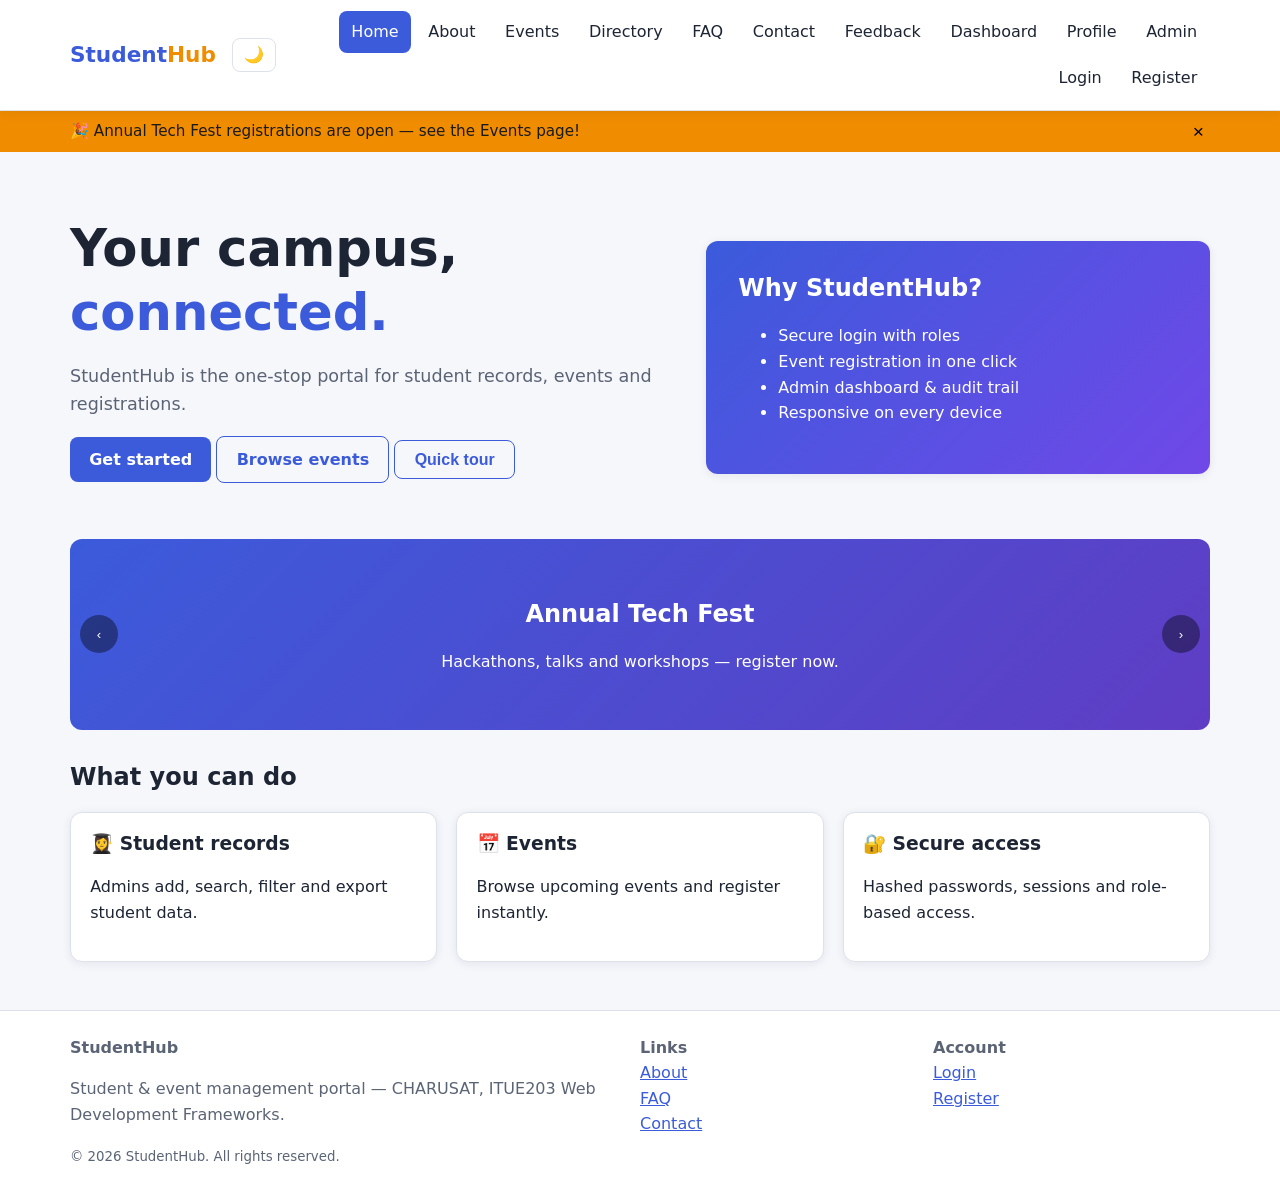
<file: studenthub/static/index.html>
<!DOCTYPE html>
<html lang="en">
<head>
<meta charset="UTF-8">
<meta name="viewport" content="width=device-width, initial-scale=1">
<meta name="description" content="StudentHub - static HTML5 page: Home">
<title>Home | StudentHub</title>
<link rel="stylesheet" href="../assets/css/style.css">
<script>try{var t=localStorage.getItem('sh_theme');if(t)document.documentElement.setAttribute('data-theme',t);}catch(e){}</script>
</head>
<body>
<a class="skip-link" href="#main">Skip to main content</a>
<header class="site-header">
  <div class="container nav-bar">
    <a class="brand" href="index.html">Student<span>Hub</span></a>
    <div class="nav-tools">
      <button class="theme-btn" id="themeToggle" aria-label="Toggle light/dark theme">🌙</button>
      <button class="hamburger" id="hamburger" aria-label="Toggle menu" aria-expanded="false" aria-controls="navMenu">☰</button>
    </div>
    <nav aria-label="Main navigation" style="flex:1 1 auto"><ul class="nav-menu" id="navMenu" style="justify-content:flex-end"><li><a href="index.html" aria-current="page">Home</a></li><li><a href="about.html">About</a></li><li><a href="events.html">Events</a></li><li><a href="directory.html">Directory</a></li><li><a href="faq.html">FAQ</a></li><li><a href="contact.html">Contact</a></li><li><a href="feedback.html">Feedback</a></li><li><a href="dashboard.html">Dashboard</a></li><li><a href="profile.html">Profile</a></li><li><a href="admin.html">Admin</a></li><li><a href="login.html">Login</a></li><li><a href="register.html">Register</a></li></ul></nav>
  </div>
</header>
<div class="banner" id="banner" role="status"><div class="container"><span>🎉 Annual Tech Fest registrations are open — see the Events page!</span><button id="bannerClose" aria-label="Dismiss notification">&times;</button></div></div>
<div class="container"></div>
<main id="main" class="container">
<section class="hero" aria-labelledby="hero-title">
  <div><h1 id="hero-title">Your campus, <span style="color:var(--primary)">connected.</span></h1>
  <p class="lead">StudentHub is the one-stop portal for student records, events and registrations.</p>
  <p><a class="btn" href="register.html">Get started</a> <a class="btn secondary" href="events.html">Browse events</a> <button class="btn secondary" data-modal="welcomeModal" type="button">Quick tour</button></p></div>
  <aside class="hero-card"><h2 style="margin-top:0">Why StudentHub?</h2><ul><li>Secure login with roles</li><li>Event registration in one click</li><li>Admin dashboard &amp; audit trail</li><li>Responsive on every device</li></ul></aside>
</section>
<section aria-label="Highlights" class="slider" style="margin-bottom:2rem">
  <div class="slides">
    <div class="slide"><h2>Annual Tech Fest</h2><p>Hackathons, talks and workshops — register now.</p></div>
    <div class="slide"><h2>Placement Season</h2><p>Resume workshops and mock interviews every week.</p></div>
    <div class="slide"><h2>Cultural Week</h2><p>Music, dance and drama — everyone is welcome.</p></div>
  </div>
  <button class="slider-btn prev" aria-label="Previous slide">‹</button><button class="slider-btn next" aria-label="Next slide">›</button>
</section>
<section aria-labelledby="features"><h2 id="features">What you can do</h2>
  <div class="grid cols-3">
    <article class="card"><h3>👩‍🎓 Student records</h3><p>Admins add, search, filter and export student data.</p></article>
    <article class="card"><h3>📅 Events</h3><p>Browse upcoming events and register instantly.</p></article>
    <article class="card"><h3>🔐 Secure access</h3><p>Hashed passwords, sessions and role-based access.</p></article>
  </div>
</section>
<div class="modal-backdrop" id="welcomeModal" role="dialog" aria-modal="true" aria-labelledby="mTitle"><div class="modal">
  <h2 id="mTitle">Welcome to StudentHub 👋</h2><p>Register an account, log in and register for events.</p><button class="btn" data-close type="button">Got it</button></div></div>
</main>
<footer class="site-footer">
  <div class="container footer-grid">
    <div><strong>StudentHub</strong><p>Student &amp; event management portal — CHARUSAT, ITUE203 Web Development Frameworks.</p></div>
    <div><strong>Links</strong><br><a href="about.html">About</a><br><a href="faq.html">FAQ</a><br><a href="contact.html">Contact</a></div>
    <div><strong>Account</strong><br><a href="login.html">Login</a><br><a href="register.html">Register</a></div>
  </div>
  <div class="container"><small>&copy; 2026 StudentHub. All rights reserved.</small></div>
</footer>
<script src="../assets/js/main.js"></script>

</body>
</html>
</file>
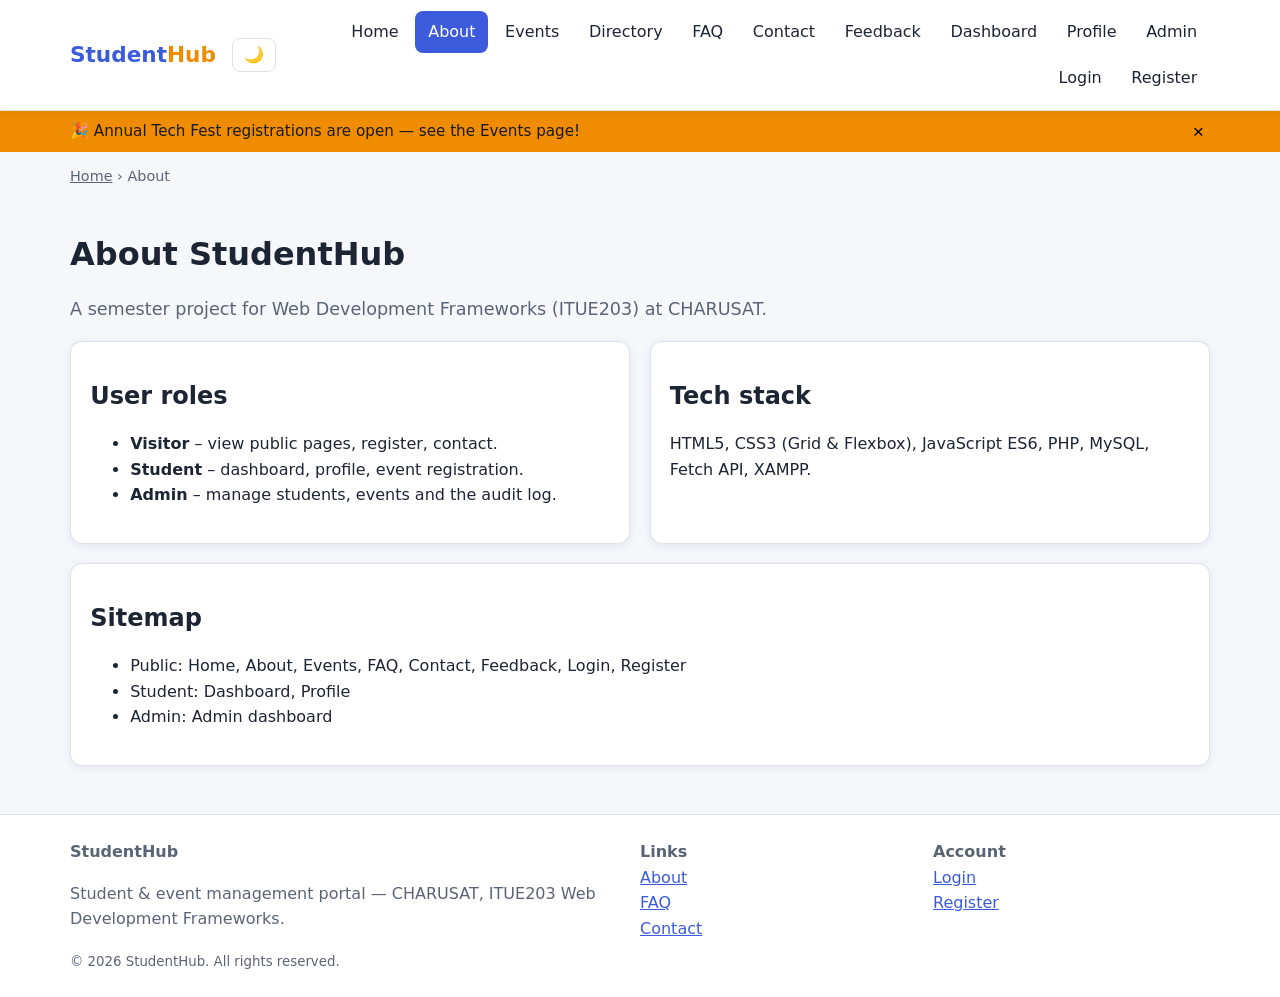
<file: studenthub/static/about.html>
<!DOCTYPE html>
<html lang="en">
<head>
<meta charset="UTF-8">
<meta name="viewport" content="width=device-width, initial-scale=1">
<meta name="description" content="StudentHub - static HTML5 page: About">
<title>About | StudentHub</title>
<link rel="stylesheet" href="../assets/css/style.css">
<script>try{var t=localStorage.getItem('sh_theme');if(t)document.documentElement.setAttribute('data-theme',t);}catch(e){}</script>
</head>
<body>
<a class="skip-link" href="#main">Skip to main content</a>
<header class="site-header">
  <div class="container nav-bar">
    <a class="brand" href="index.html">Student<span>Hub</span></a>
    <div class="nav-tools">
      <button class="theme-btn" id="themeToggle" aria-label="Toggle light/dark theme">🌙</button>
      <button class="hamburger" id="hamburger" aria-label="Toggle menu" aria-expanded="false" aria-controls="navMenu">☰</button>
    </div>
    <nav aria-label="Main navigation" style="flex:1 1 auto"><ul class="nav-menu" id="navMenu" style="justify-content:flex-end"><li><a href="index.html">Home</a></li><li><a href="about.html" aria-current="page">About</a></li><li><a href="events.html">Events</a></li><li><a href="directory.html">Directory</a></li><li><a href="faq.html">FAQ</a></li><li><a href="contact.html">Contact</a></li><li><a href="feedback.html">Feedback</a></li><li><a href="dashboard.html">Dashboard</a></li><li><a href="profile.html">Profile</a></li><li><a href="admin.html">Admin</a></li><li><a href="login.html">Login</a></li><li><a href="register.html">Register</a></li></ul></nav>
  </div>
</header>
<div class="banner" id="banner" role="status"><div class="container"><span>🎉 Annual Tech Fest registrations are open — see the Events page!</span><button id="bannerClose" aria-label="Dismiss notification">&times;</button></div></div>
<div class="container"><nav class="breadcrumb" aria-label="Breadcrumb"><a href="index.html">Home</a> › <span>About</span></nav></div>
<main id="main" class="container">
<h1>About StudentHub</h1>
<p class="lead">A semester project for Web Development Frameworks (ITUE203) at CHARUSAT.</p>
<div class="grid cols-2">
  <section class="card"><h2>User roles</h2><ul><li><strong>Visitor</strong> – view public pages, register, contact.</li><li><strong>Student</strong> – dashboard, profile, event registration.</li><li><strong>Admin</strong> – manage students, events and the audit log.</li></ul></section>
  <section class="card"><h2>Tech stack</h2><p>HTML5, CSS3 (Grid &amp; Flexbox), JavaScript ES6, PHP, MySQL, Fetch API, XAMPP.</p></section>
</div>
<section class="card" style="margin-top:1.2rem"><h2>Sitemap</h2><ul><li>Public: Home, About, Events, FAQ, Contact, Feedback, Login, Register</li><li>Student: Dashboard, Profile</li><li>Admin: Admin dashboard</li></ul></section>
</main>
<footer class="site-footer">
  <div class="container footer-grid">
    <div><strong>StudentHub</strong><p>Student &amp; event management portal — CHARUSAT, ITUE203 Web Development Frameworks.</p></div>
    <div><strong>Links</strong><br><a href="about.html">About</a><br><a href="faq.html">FAQ</a><br><a href="contact.html">Contact</a></div>
    <div><strong>Account</strong><br><a href="login.html">Login</a><br><a href="register.html">Register</a></div>
  </div>
  <div class="container"><small>&copy; 2026 StudentHub. All rights reserved.</small></div>
</footer>
<script src="../assets/js/main.js"></script>

</body>
</html>
</file>
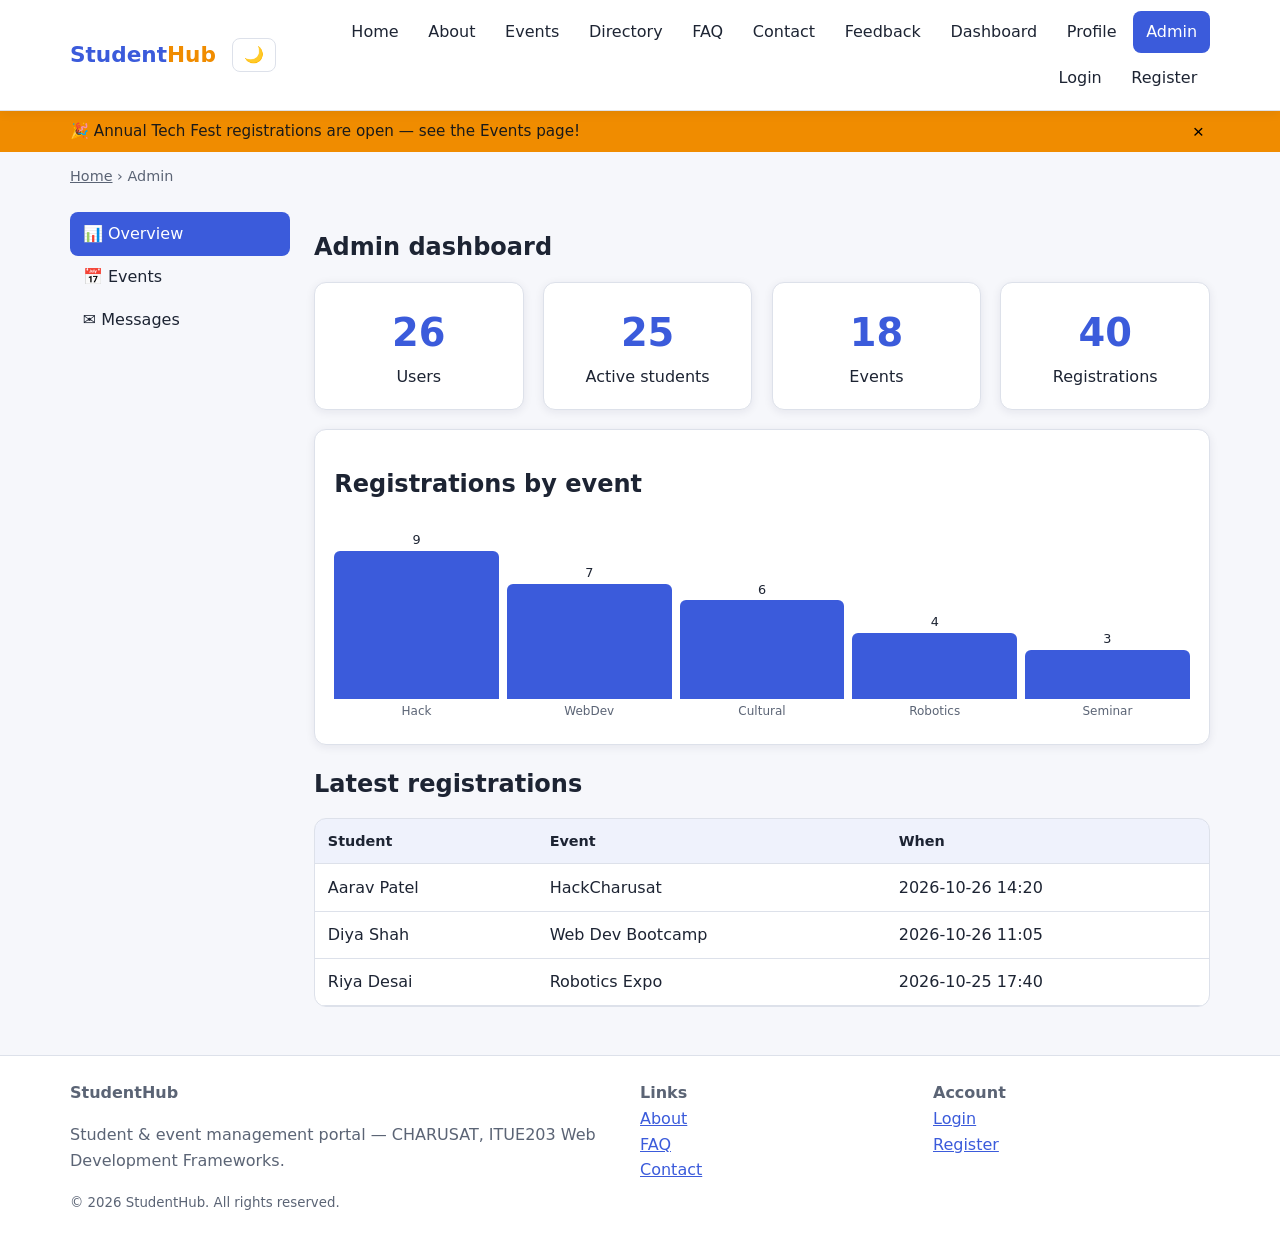
<file: studenthub/static/admin.html>
<!DOCTYPE html>
<html lang="en">
<head>
<meta charset="UTF-8">
<meta name="viewport" content="width=device-width, initial-scale=1">
<meta name="description" content="StudentHub - static HTML5 page: Admin">
<title>Admin | StudentHub</title>
<link rel="stylesheet" href="../assets/css/style.css">
<script>try{var t=localStorage.getItem('sh_theme');if(t)document.documentElement.setAttribute('data-theme',t);}catch(e){}</script>
</head>
<body>
<a class="skip-link" href="#main">Skip to main content</a>
<header class="site-header">
  <div class="container nav-bar">
    <a class="brand" href="index.html">Student<span>Hub</span></a>
    <div class="nav-tools">
      <button class="theme-btn" id="themeToggle" aria-label="Toggle light/dark theme">🌙</button>
      <button class="hamburger" id="hamburger" aria-label="Toggle menu" aria-expanded="false" aria-controls="navMenu">☰</button>
    </div>
    <nav aria-label="Main navigation" style="flex:1 1 auto"><ul class="nav-menu" id="navMenu" style="justify-content:flex-end"><li><a href="index.html">Home</a></li><li><a href="about.html">About</a></li><li><a href="events.html">Events</a></li><li><a href="directory.html">Directory</a></li><li><a href="faq.html">FAQ</a></li><li><a href="contact.html">Contact</a></li><li><a href="feedback.html">Feedback</a></li><li><a href="dashboard.html">Dashboard</a></li><li><a href="profile.html">Profile</a></li><li><a href="admin.html" aria-current="page">Admin</a></li><li><a href="login.html">Login</a></li><li><a href="register.html">Register</a></li></ul></nav>
  </div>
</header>
<div class="banner" id="banner" role="status"><div class="container"><span>🎉 Annual Tech Fest registrations are open — see the Events page!</span><button id="bannerClose" aria-label="Dismiss notification">&times;</button></div></div>
<div class="container"><nav class="breadcrumb" aria-label="Breadcrumb"><a href="index.html">Home</a> › <span>Admin</span></nav></div>
<main id="main" class="container">
<div class="two-col">
  <aside><ul class="side-menu" aria-label="Admin menu"><li><a class="active" href="admin.html">📊 Overview</a></li><li><a href="events.html">📅 Events</a></li><li><a href="contact.html">✉ Messages</a></li></ul></aside>
  <section><h1>Admin dashboard</h1>
    <div class="grid cols-4"><div class="card stat"><div class="num">26</div>Users</div><div class="card stat"><div class="num">25</div>Active students</div><div class="card stat"><div class="num">18</div>Events</div><div class="card stat"><div class="num">40</div>Registrations</div></div>
    <div class="card" style="margin-top:1.2rem"><h2>Registrations by event</h2><div class="bar-chart" style="margin-bottom:1.6rem" role="img" aria-label="Bar chart of registrations by event">
      <div class="bar" style="height:90%"><span>9</span><small>Hack</small></div><div class="bar" style="height:70%"><span>7</span><small>WebDev</small></div><div class="bar" style="height:60%"><span>6</span><small>Cultural</small></div><div class="bar" style="height:40%"><span>4</span><small>Robotics</small></div><div class="bar" style="height:30%"><span>3</span><small>Seminar</small></div></div></div>
    <h2 style="margin-top:1.5rem">Latest registrations</h2>
    <div class="table-wrap"><table><thead><tr><th>Student</th><th>Event</th><th>When</th></tr></thead><tbody><tr><td>Aarav Patel</td><td>HackCharusat</td><td>2026-10-26 14:20</td></tr><tr><td>Diya Shah</td><td>Web Dev Bootcamp</td><td>2026-10-26 11:05</td></tr><tr><td>Riya Desai</td><td>Robotics Expo</td><td>2026-10-25 17:40</td></tr></tbody></table></div>
  </section></div>
</main>
<footer class="site-footer">
  <div class="container footer-grid">
    <div><strong>StudentHub</strong><p>Student &amp; event management portal — CHARUSAT, ITUE203 Web Development Frameworks.</p></div>
    <div><strong>Links</strong><br><a href="about.html">About</a><br><a href="faq.html">FAQ</a><br><a href="contact.html">Contact</a></div>
    <div><strong>Account</strong><br><a href="login.html">Login</a><br><a href="register.html">Register</a></div>
  </div>
  <div class="container"><small>&copy; 2026 StudentHub. All rights reserved.</small></div>
</footer>
<script src="../assets/js/main.js"></script>

</body>
</html>
</file>
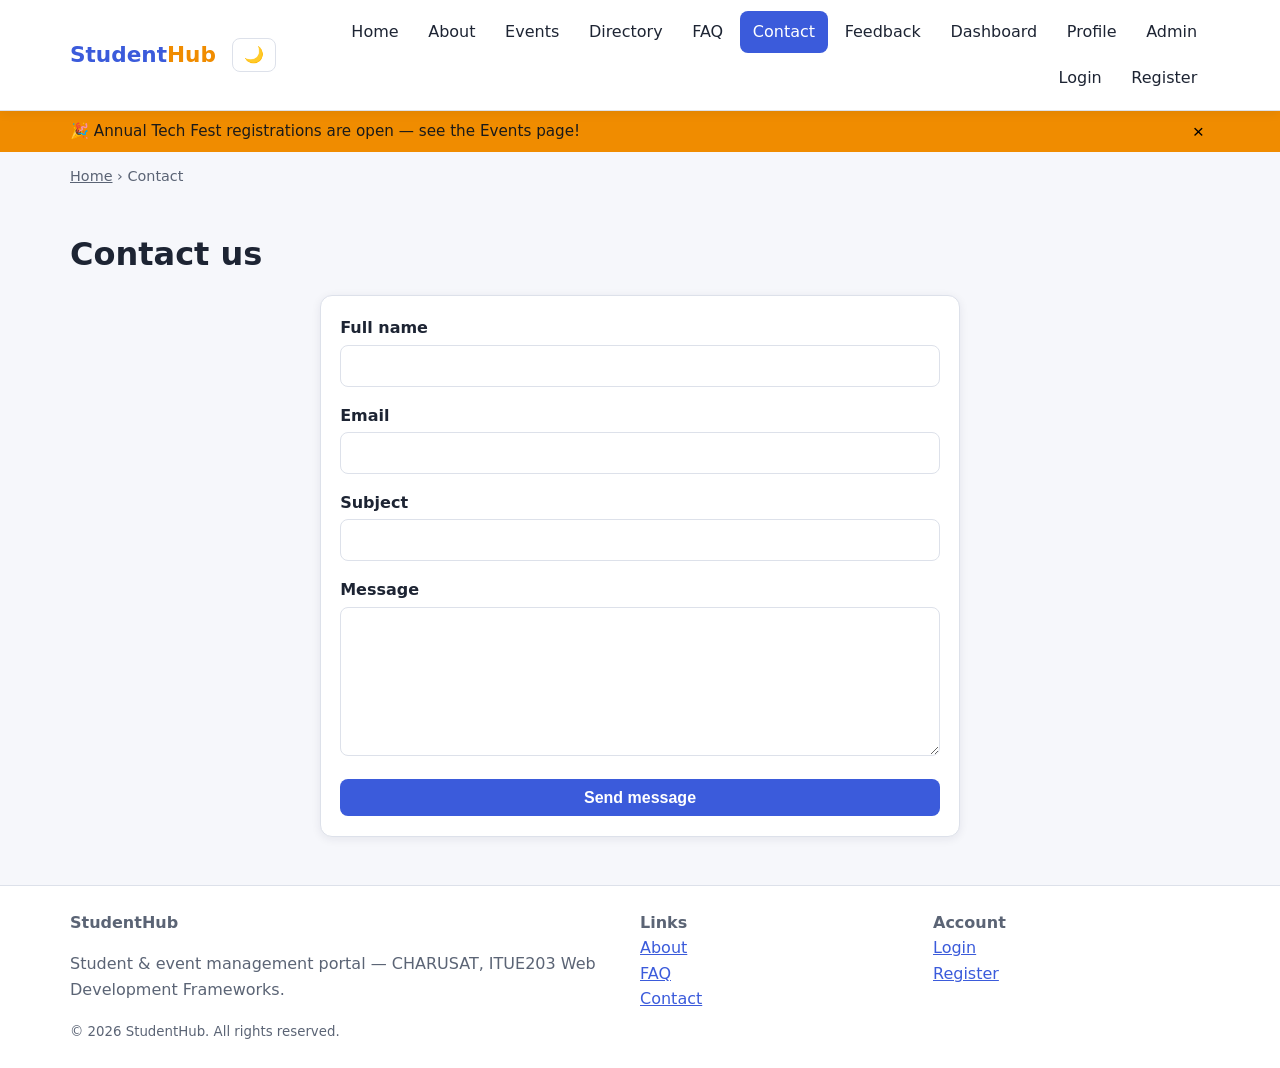
<file: studenthub/static/contact.html>
<!DOCTYPE html>
<html lang="en">
<head>
<meta charset="UTF-8">
<meta name="viewport" content="width=device-width, initial-scale=1">
<meta name="description" content="StudentHub - static HTML5 page: Contact">
<title>Contact | StudentHub</title>
<link rel="stylesheet" href="../assets/css/style.css">
<script>try{var t=localStorage.getItem('sh_theme');if(t)document.documentElement.setAttribute('data-theme',t);}catch(e){}</script>
</head>
<body>
<a class="skip-link" href="#main">Skip to main content</a>
<header class="site-header">
  <div class="container nav-bar">
    <a class="brand" href="index.html">Student<span>Hub</span></a>
    <div class="nav-tools">
      <button class="theme-btn" id="themeToggle" aria-label="Toggle light/dark theme">🌙</button>
      <button class="hamburger" id="hamburger" aria-label="Toggle menu" aria-expanded="false" aria-controls="navMenu">☰</button>
    </div>
    <nav aria-label="Main navigation" style="flex:1 1 auto"><ul class="nav-menu" id="navMenu" style="justify-content:flex-end"><li><a href="index.html">Home</a></li><li><a href="about.html">About</a></li><li><a href="events.html">Events</a></li><li><a href="directory.html">Directory</a></li><li><a href="faq.html">FAQ</a></li><li><a href="contact.html" aria-current="page">Contact</a></li><li><a href="feedback.html">Feedback</a></li><li><a href="dashboard.html">Dashboard</a></li><li><a href="profile.html">Profile</a></li><li><a href="admin.html">Admin</a></li><li><a href="login.html">Login</a></li><li><a href="register.html">Register</a></li></ul></nav>
  </div>
</header>
<div class="banner" id="banner" role="status"><div class="container"><span>🎉 Annual Tech Fest registrations are open — see the Events page!</span><button id="bannerClose" aria-label="Dismiss notification">&times;</button></div></div>
<div class="container"><nav class="breadcrumb" aria-label="Breadcrumb"><a href="index.html">Home</a> › <span>Contact</span></nav></div>
<main id="main" class="container">
<h1>Contact us</h1>
<form class="card form-card demo-form" novalidate data-msg="Message captured (static demo). The PHP version saves it to data/contacts.csv.">
  <div class="form-grid">
    <div><label for="name">Full name</label><input type="text" id="name" name="name" autocomplete="name" required></div>
    <div><label for="email">Email</label><input type="email" id="email" name="email" autocomplete="email" required></div>
    <div><label for="subject">Subject</label><input type="text" id="subject" name="subject" required></div>
    <div><label for="message">Message</label><textarea id="message" name="message" rows="5" required></textarea></div>
    <button class="btn" type="submit">Send message</button>
  </div>
</form>
</main>
<footer class="site-footer">
  <div class="container footer-grid">
    <div><strong>StudentHub</strong><p>Student &amp; event management portal — CHARUSAT, ITUE203 Web Development Frameworks.</p></div>
    <div><strong>Links</strong><br><a href="about.html">About</a><br><a href="faq.html">FAQ</a><br><a href="contact.html">Contact</a></div>
    <div><strong>Account</strong><br><a href="login.html">Login</a><br><a href="register.html">Register</a></div>
  </div>
  <div class="container"><small>&copy; 2026 StudentHub. All rights reserved.</small></div>
</footer>
<script src="../assets/js/main.js"></script>
<script src="../assets/js/static.js"></script>
</body>
</html>
</file>
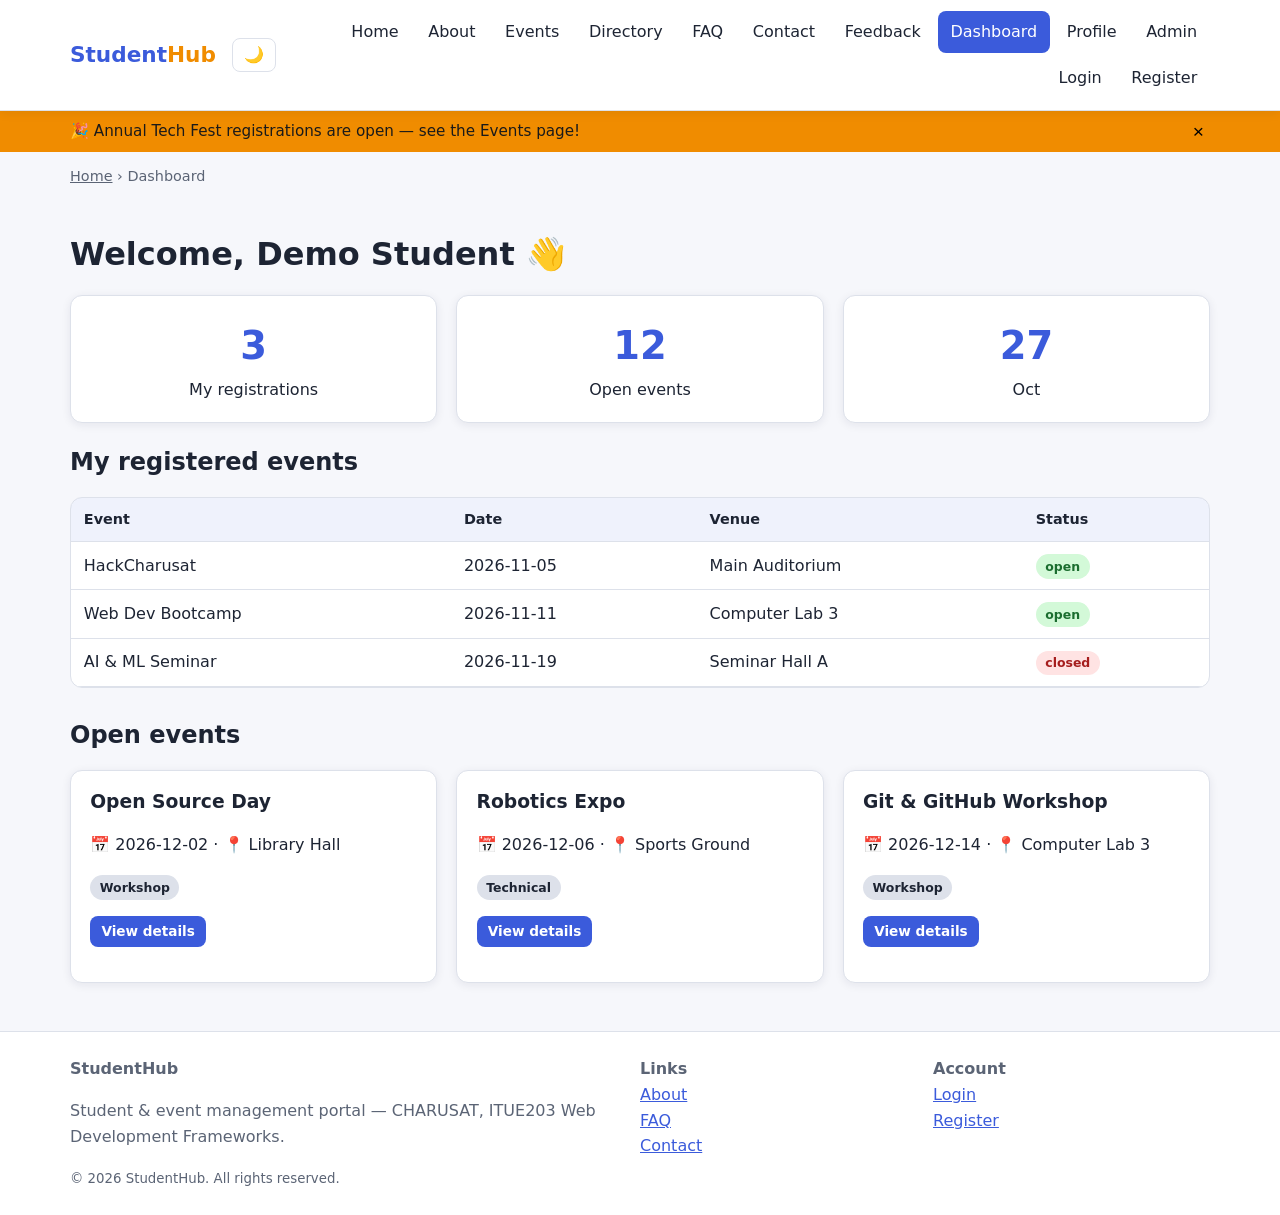
<file: studenthub/static/dashboard.html>
<!DOCTYPE html>
<html lang="en">
<head>
<meta charset="UTF-8">
<meta name="viewport" content="width=device-width, initial-scale=1">
<meta name="description" content="StudentHub - static HTML5 page: Dashboard">
<title>Dashboard | StudentHub</title>
<link rel="stylesheet" href="../assets/css/style.css">
<script>try{var t=localStorage.getItem('sh_theme');if(t)document.documentElement.setAttribute('data-theme',t);}catch(e){}</script>
</head>
<body>
<a class="skip-link" href="#main">Skip to main content</a>
<header class="site-header">
  <div class="container nav-bar">
    <a class="brand" href="index.html">Student<span>Hub</span></a>
    <div class="nav-tools">
      <button class="theme-btn" id="themeToggle" aria-label="Toggle light/dark theme">🌙</button>
      <button class="hamburger" id="hamburger" aria-label="Toggle menu" aria-expanded="false" aria-controls="navMenu">☰</button>
    </div>
    <nav aria-label="Main navigation" style="flex:1 1 auto"><ul class="nav-menu" id="navMenu" style="justify-content:flex-end"><li><a href="index.html">Home</a></li><li><a href="about.html">About</a></li><li><a href="events.html">Events</a></li><li><a href="directory.html">Directory</a></li><li><a href="faq.html">FAQ</a></li><li><a href="contact.html">Contact</a></li><li><a href="feedback.html">Feedback</a></li><li><a href="dashboard.html" aria-current="page">Dashboard</a></li><li><a href="profile.html">Profile</a></li><li><a href="admin.html">Admin</a></li><li><a href="login.html">Login</a></li><li><a href="register.html">Register</a></li></ul></nav>
  </div>
</header>
<div class="banner" id="banner" role="status"><div class="container"><span>🎉 Annual Tech Fest registrations are open — see the Events page!</span><button id="bannerClose" aria-label="Dismiss notification">&times;</button></div></div>
<div class="container"><nav class="breadcrumb" aria-label="Breadcrumb"><a href="index.html">Home</a> › <span>Dashboard</span></nav></div>
<main id="main" class="container">
<h1>Welcome, Demo Student 👋</h1>
<div class="grid cols-3" style="margin-bottom:1.5rem">
  <div class="card stat"><div class="num">3</div>My registrations</div><div class="card stat"><div class="num">12</div>Open events</div><div class="card stat"><div class="num">27</div>Oct</div>
</div>
<h2>My registered events</h2>
<div class="table-wrap"><table><thead><tr><th>Event</th><th>Date</th><th>Venue</th><th>Status</th></tr></thead><tbody>
<tr><td>HackCharusat</td><td>2026-11-05</td><td>Main Auditorium</td><td><span class="badge open">open</span></td></tr>
<tr><td>Web Dev Bootcamp</td><td>2026-11-11</td><td>Computer Lab 3</td><td><span class="badge open">open</span></td></tr>
<tr><td>AI &amp; ML Seminar</td><td>2026-11-19</td><td>Seminar Hall A</td><td><span class="badge closed">closed</span></td></tr></tbody></table></div>
<h2 style="margin-top:2rem">Open events</h2>
<div class="grid cols-3">
<article class="card"><h3>Open Source Day</h3><p>📅 2026-12-02 · 📍 Library Hall</p><span class="badge">Workshop</span><p><a class="btn small" href="events.html">View details</a></p></article>
<article class="card"><h3>Robotics Expo</h3><p>📅 2026-12-06 · 📍 Sports Ground</p><span class="badge">Technical</span><p><a class="btn small" href="events.html">View details</a></p></article>
<article class="card"><h3>Git &amp; GitHub Workshop</h3><p>📅 2026-12-14 · 📍 Computer Lab 3</p><span class="badge">Workshop</span><p><a class="btn small" href="events.html">View details</a></p></article></div>
</main>
<footer class="site-footer">
  <div class="container footer-grid">
    <div><strong>StudentHub</strong><p>Student &amp; event management portal — CHARUSAT, ITUE203 Web Development Frameworks.</p></div>
    <div><strong>Links</strong><br><a href="about.html">About</a><br><a href="faq.html">FAQ</a><br><a href="contact.html">Contact</a></div>
    <div><strong>Account</strong><br><a href="login.html">Login</a><br><a href="register.html">Register</a></div>
  </div>
  <div class="container"><small>&copy; 2026 StudentHub. All rights reserved.</small></div>
</footer>
<script src="../assets/js/main.js"></script>

</body>
</html>
</file>
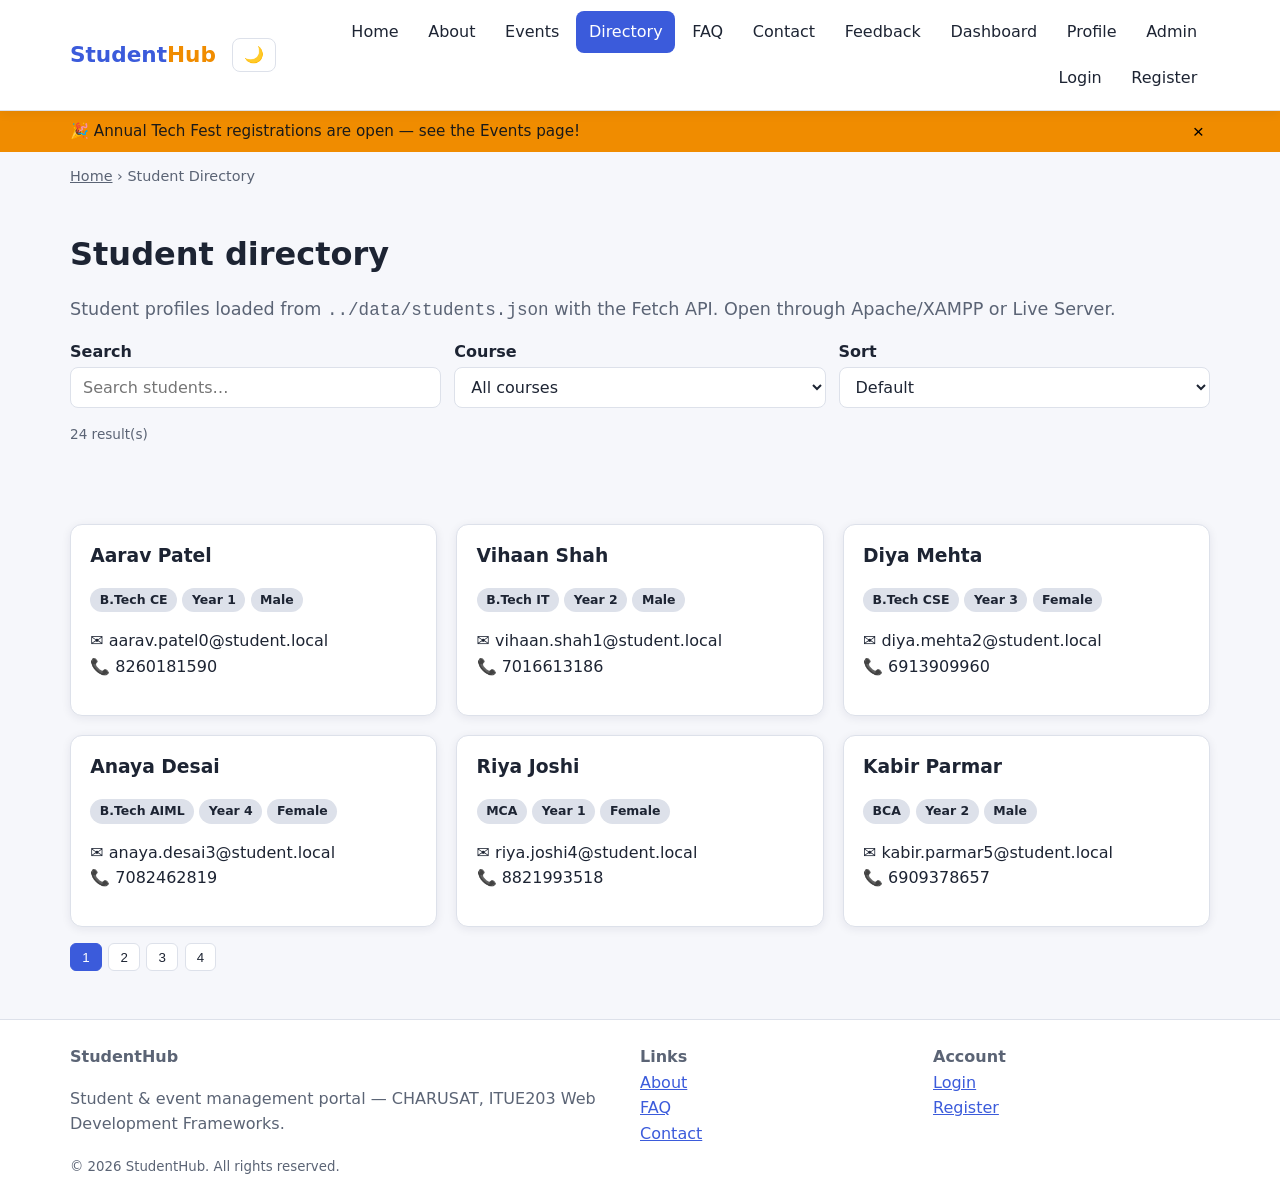
<file: studenthub/static/directory.html>
<!DOCTYPE html>
<html lang="en">
<head>
<meta charset="UTF-8">
<meta name="viewport" content="width=device-width, initial-scale=1">
<meta name="description" content="StudentHub - static HTML5 page: Student Directory">
<title>Student Directory | StudentHub</title>
<link rel="stylesheet" href="../assets/css/style.css">
<script>try{var t=localStorage.getItem('sh_theme');if(t)document.documentElement.setAttribute('data-theme',t);}catch(e){}</script>
</head>
<body>
<a class="skip-link" href="#main">Skip to main content</a>
<header class="site-header">
  <div class="container nav-bar">
    <a class="brand" href="index.html">Student<span>Hub</span></a>
    <div class="nav-tools">
      <button class="theme-btn" id="themeToggle" aria-label="Toggle light/dark theme">🌙</button>
      <button class="hamburger" id="hamburger" aria-label="Toggle menu" aria-expanded="false" aria-controls="navMenu">☰</button>
    </div>
    <nav aria-label="Main navigation" style="flex:1 1 auto"><ul class="nav-menu" id="navMenu" style="justify-content:flex-end"><li><a href="index.html">Home</a></li><li><a href="about.html">About</a></li><li><a href="events.html">Events</a></li><li><a href="directory.html" aria-current="page">Directory</a></li><li><a href="faq.html">FAQ</a></li><li><a href="contact.html">Contact</a></li><li><a href="feedback.html">Feedback</a></li><li><a href="dashboard.html">Dashboard</a></li><li><a href="profile.html">Profile</a></li><li><a href="admin.html">Admin</a></li><li><a href="login.html">Login</a></li><li><a href="register.html">Register</a></li></ul></nav>
  </div>
</header>
<div class="banner" id="banner" role="status"><div class="container"><span>🎉 Annual Tech Fest registrations are open — see the Events page!</span><button id="bannerClose" aria-label="Dismiss notification">&times;</button></div></div>
<div class="container"><nav class="breadcrumb" aria-label="Breadcrumb"><a href="index.html">Home</a> › <span>Student Directory</span></nav></div>
<main id="main" class="container">
<h1>Student directory</h1>
<p class="lead">Student profiles loaded from <code>../data/students.json</code> with the Fetch API. Open through Apache/XAMPP or Live Server.</p>
<div id="dataApp" data-src="../data/students.json" data-type="students">
  <div class="toolbar">
    <div><label for="q">Search</label><input type="search" id="q" placeholder="Search students…"></div>
    <div><label for="cat">Course</label><select id="cat"><option value="">All courses</option></select></div>
    <div><label for="sort">Sort</label><select id="sort"><option value="">Default</option><option value="name:asc">Name A–Z</option><option value="name:desc">Name Z–A</option><option value="year:asc">Year ↑</option><option value="year:desc">Year ↓</option></select></div>
  </div>
  <p id="count" class="hint" aria-live="polite"></p>
  <div id="dataStatus" class="loading" aria-live="polite"></div>
  <div id="dataList" class="grid cols-3"></div>
  <div id="pager" class="pagination" aria-label="Pagination"></div>
</div>
</main>
<footer class="site-footer">
  <div class="container footer-grid">
    <div><strong>StudentHub</strong><p>Student &amp; event management portal — CHARUSAT, ITUE203 Web Development Frameworks.</p></div>
    <div><strong>Links</strong><br><a href="about.html">About</a><br><a href="faq.html">FAQ</a><br><a href="contact.html">Contact</a></div>
    <div><strong>Account</strong><br><a href="login.html">Login</a><br><a href="register.html">Register</a></div>
  </div>
  <div class="container"><small>&copy; 2026 StudentHub. All rights reserved.</small></div>
</footer>
<script src="../assets/js/main.js"></script>
<script src="../assets/js/data-render.js"></script>
</body>
</html>
</file>
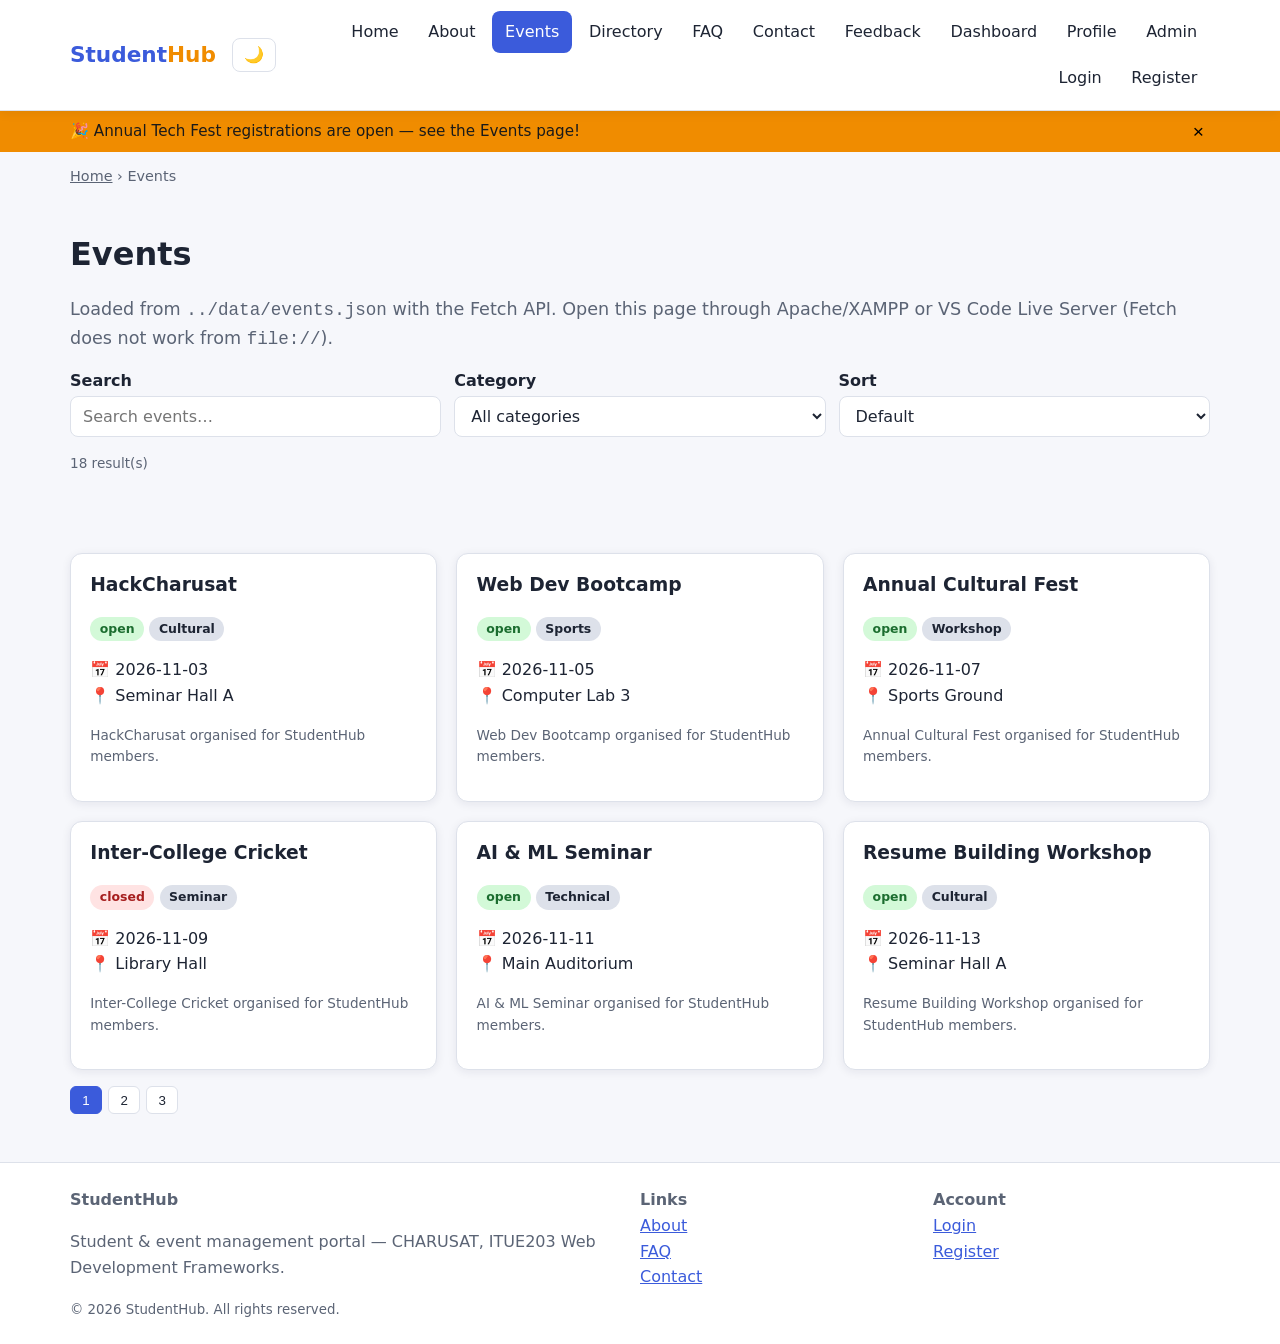
<file: studenthub/static/events.html>
<!DOCTYPE html>
<html lang="en">
<head>
<meta charset="UTF-8">
<meta name="viewport" content="width=device-width, initial-scale=1">
<meta name="description" content="StudentHub - static HTML5 page: Events">
<title>Events | StudentHub</title>
<link rel="stylesheet" href="../assets/css/style.css">
<script>try{var t=localStorage.getItem('sh_theme');if(t)document.documentElement.setAttribute('data-theme',t);}catch(e){}</script>
</head>
<body>
<a class="skip-link" href="#main">Skip to main content</a>
<header class="site-header">
  <div class="container nav-bar">
    <a class="brand" href="index.html">Student<span>Hub</span></a>
    <div class="nav-tools">
      <button class="theme-btn" id="themeToggle" aria-label="Toggle light/dark theme">🌙</button>
      <button class="hamburger" id="hamburger" aria-label="Toggle menu" aria-expanded="false" aria-controls="navMenu">☰</button>
    </div>
    <nav aria-label="Main navigation" style="flex:1 1 auto"><ul class="nav-menu" id="navMenu" style="justify-content:flex-end"><li><a href="index.html">Home</a></li><li><a href="about.html">About</a></li><li><a href="events.html" aria-current="page">Events</a></li><li><a href="directory.html">Directory</a></li><li><a href="faq.html">FAQ</a></li><li><a href="contact.html">Contact</a></li><li><a href="feedback.html">Feedback</a></li><li><a href="dashboard.html">Dashboard</a></li><li><a href="profile.html">Profile</a></li><li><a href="admin.html">Admin</a></li><li><a href="login.html">Login</a></li><li><a href="register.html">Register</a></li></ul></nav>
  </div>
</header>
<div class="banner" id="banner" role="status"><div class="container"><span>🎉 Annual Tech Fest registrations are open — see the Events page!</span><button id="bannerClose" aria-label="Dismiss notification">&times;</button></div></div>
<div class="container"><nav class="breadcrumb" aria-label="Breadcrumb"><a href="index.html">Home</a> › <span>Events</span></nav></div>
<main id="main" class="container">
<h1>Events</h1>
<p class="lead">Loaded from <code>../data/events.json</code> with the Fetch API. Open this page through Apache/XAMPP or VS Code Live Server (Fetch does not work from <code>file://</code>).</p>
<div id="dataApp" data-src="../data/events.json" data-type="events">
  <div class="toolbar">
    <div><label for="q">Search</label><input type="search" id="q" placeholder="Search events…"></div>
    <div><label for="cat">Category</label><select id="cat"><option value="">All categories</option></select></div>
    <div><label for="sort">Sort</label><select id="sort"><option value="">Default</option><option value="title:asc">Title A–Z</option><option value="title:desc">Title Z–A</option><option value="date:asc">Date ↑</option><option value="date:desc">Date ↓</option></select></div>
  </div>
  <p id="count" class="hint" aria-live="polite"></p>
  <div id="dataStatus" class="loading" aria-live="polite"></div>
  <div id="dataList" class="grid cols-3"></div>
  <div id="pager" class="pagination" aria-label="Pagination"></div>
</div>
</main>
<footer class="site-footer">
  <div class="container footer-grid">
    <div><strong>StudentHub</strong><p>Student &amp; event management portal — CHARUSAT, ITUE203 Web Development Frameworks.</p></div>
    <div><strong>Links</strong><br><a href="about.html">About</a><br><a href="faq.html">FAQ</a><br><a href="contact.html">Contact</a></div>
    <div><strong>Account</strong><br><a href="login.html">Login</a><br><a href="register.html">Register</a></div>
  </div>
  <div class="container"><small>&copy; 2026 StudentHub. All rights reserved.</small></div>
</footer>
<script src="../assets/js/main.js"></script>
<script src="../assets/js/data-render.js"></script>
</body>
</html>
</file>
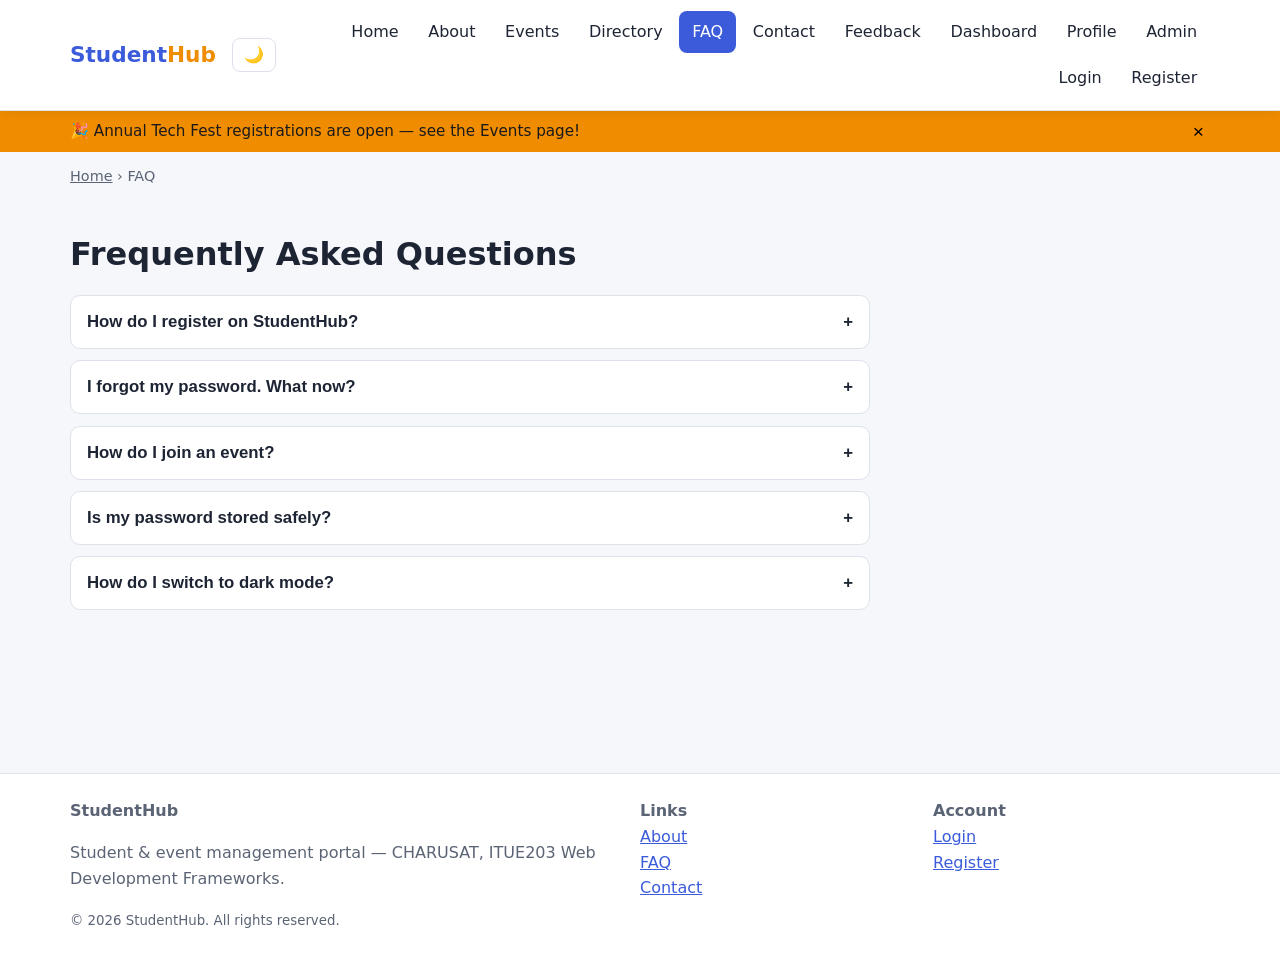
<file: studenthub/static/faq.html>
<!DOCTYPE html>
<html lang="en">
<head>
<meta charset="UTF-8">
<meta name="viewport" content="width=device-width, initial-scale=1">
<meta name="description" content="StudentHub - static HTML5 page: FAQ">
<title>FAQ | StudentHub</title>
<link rel="stylesheet" href="../assets/css/style.css">
<script>try{var t=localStorage.getItem('sh_theme');if(t)document.documentElement.setAttribute('data-theme',t);}catch(e){}</script>
</head>
<body>
<a class="skip-link" href="#main">Skip to main content</a>
<header class="site-header">
  <div class="container nav-bar">
    <a class="brand" href="index.html">Student<span>Hub</span></a>
    <div class="nav-tools">
      <button class="theme-btn" id="themeToggle" aria-label="Toggle light/dark theme">🌙</button>
      <button class="hamburger" id="hamburger" aria-label="Toggle menu" aria-expanded="false" aria-controls="navMenu">☰</button>
    </div>
    <nav aria-label="Main navigation" style="flex:1 1 auto"><ul class="nav-menu" id="navMenu" style="justify-content:flex-end"><li><a href="index.html">Home</a></li><li><a href="about.html">About</a></li><li><a href="events.html">Events</a></li><li><a href="directory.html">Directory</a></li><li><a href="faq.html" aria-current="page">FAQ</a></li><li><a href="contact.html">Contact</a></li><li><a href="feedback.html">Feedback</a></li><li><a href="dashboard.html">Dashboard</a></li><li><a href="profile.html">Profile</a></li><li><a href="admin.html">Admin</a></li><li><a href="login.html">Login</a></li><li><a href="register.html">Register</a></li></ul></nav>
  </div>
</header>
<div class="banner" id="banner" role="status"><div class="container"><span>🎉 Annual Tech Fest registrations are open — see the Events page!</span><button id="bannerClose" aria-label="Dismiss notification">&times;</button></div></div>
<div class="container"><nav class="breadcrumb" aria-label="Breadcrumb"><a href="index.html">Home</a> › <span>FAQ</span></nav></div>
<main id="main" class="container">
<h1>Frequently Asked Questions</h1><div style="max-width:800px"><div class="faq-item"><button class="faq-q" aria-expanded="false" aria-controls="faq0">How do I register on StudentHub?<span aria-hidden="true">+</span></button><div class="faq-a" id="faq0" role="region"><p>Open the Register page, fill in the form and submit.</p></div></div><div class="faq-item"><button class="faq-q" aria-expanded="false" aria-controls="faq1">I forgot my password. What now?<span aria-hidden="true">+</span></button><div class="faq-a" id="faq1" role="region"><p>Contact the administrator through the Contact page.</p></div></div><div class="faq-item"><button class="faq-q" aria-expanded="false" aria-controls="faq2">How do I join an event?<span aria-hidden="true">+</span></button><div class="faq-a" id="faq2" role="region"><p>Log in, open Events and press Register on any open event.</p></div></div><div class="faq-item"><button class="faq-q" aria-expanded="false" aria-controls="faq3">Is my password stored safely?<span aria-hidden="true">+</span></button><div class="faq-a" id="faq3" role="region"><p>Passwords are hashed and never stored in plain text.</p></div></div><div class="faq-item"><button class="faq-q" aria-expanded="false" aria-controls="faq4">How do I switch to dark mode?<span aria-hidden="true">+</span></button><div class="faq-a" id="faq4" role="region"><p>Use the moon/sun button in the header; your choice is remembered.</p></div></div></div>
</main>
<footer class="site-footer">
  <div class="container footer-grid">
    <div><strong>StudentHub</strong><p>Student &amp; event management portal — CHARUSAT, ITUE203 Web Development Frameworks.</p></div>
    <div><strong>Links</strong><br><a href="about.html">About</a><br><a href="faq.html">FAQ</a><br><a href="contact.html">Contact</a></div>
    <div><strong>Account</strong><br><a href="login.html">Login</a><br><a href="register.html">Register</a></div>
  </div>
  <div class="container"><small>&copy; 2026 StudentHub. All rights reserved.</small></div>
</footer>
<script src="../assets/js/main.js"></script>

</body>
</html>
</file>
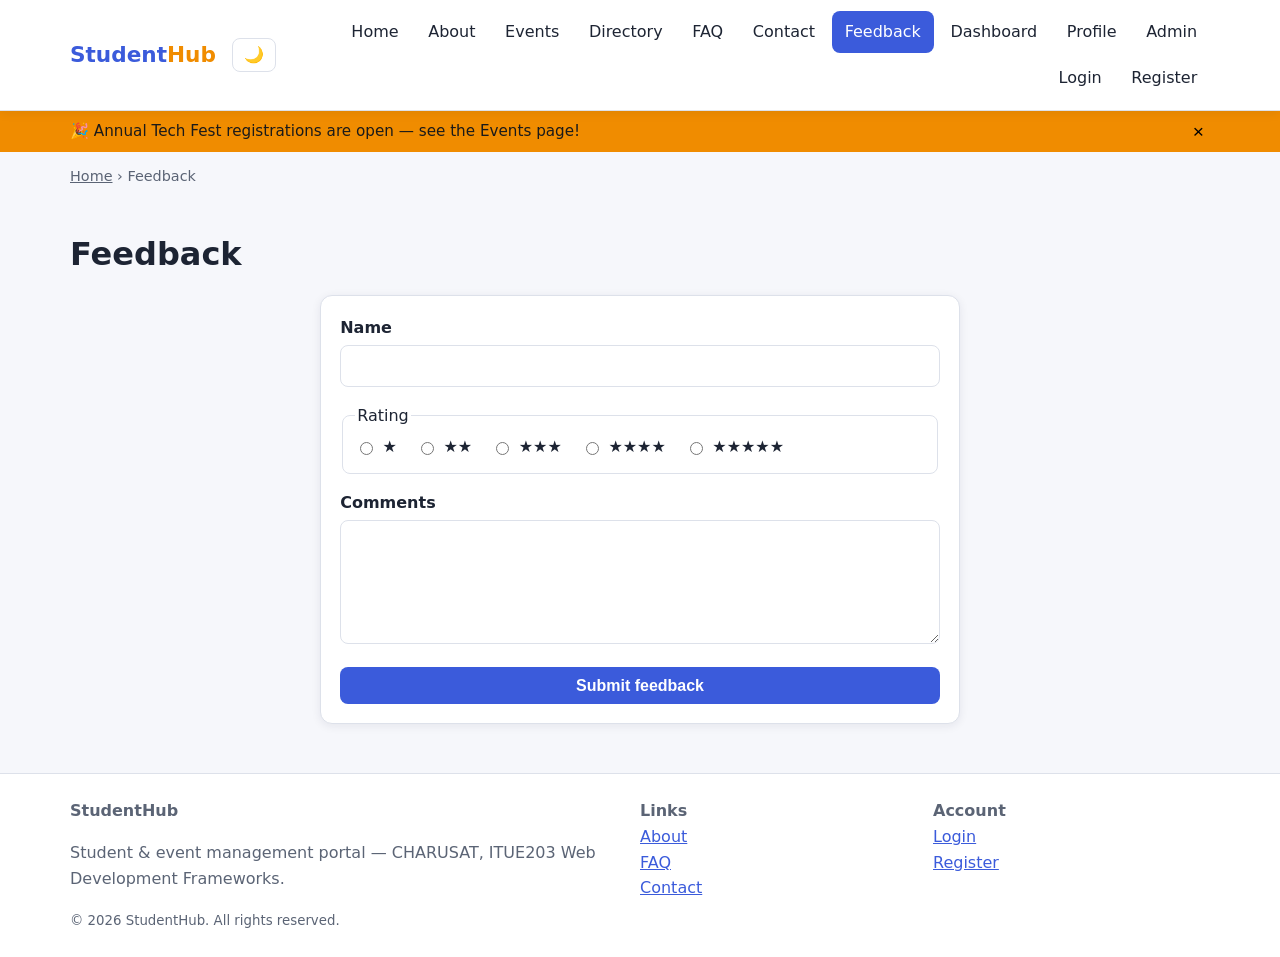
<file: studenthub/static/feedback.html>
<!DOCTYPE html>
<html lang="en">
<head>
<meta charset="UTF-8">
<meta name="viewport" content="width=device-width, initial-scale=1">
<meta name="description" content="StudentHub - static HTML5 page: Feedback">
<title>Feedback | StudentHub</title>
<link rel="stylesheet" href="../assets/css/style.css">
<script>try{var t=localStorage.getItem('sh_theme');if(t)document.documentElement.setAttribute('data-theme',t);}catch(e){}</script>
</head>
<body>
<a class="skip-link" href="#main">Skip to main content</a>
<header class="site-header">
  <div class="container nav-bar">
    <a class="brand" href="index.html">Student<span>Hub</span></a>
    <div class="nav-tools">
      <button class="theme-btn" id="themeToggle" aria-label="Toggle light/dark theme">🌙</button>
      <button class="hamburger" id="hamburger" aria-label="Toggle menu" aria-expanded="false" aria-controls="navMenu">☰</button>
    </div>
    <nav aria-label="Main navigation" style="flex:1 1 auto"><ul class="nav-menu" id="navMenu" style="justify-content:flex-end"><li><a href="index.html">Home</a></li><li><a href="about.html">About</a></li><li><a href="events.html">Events</a></li><li><a href="directory.html">Directory</a></li><li><a href="faq.html">FAQ</a></li><li><a href="contact.html">Contact</a></li><li><a href="feedback.html" aria-current="page">Feedback</a></li><li><a href="dashboard.html">Dashboard</a></li><li><a href="profile.html">Profile</a></li><li><a href="admin.html">Admin</a></li><li><a href="login.html">Login</a></li><li><a href="register.html">Register</a></li></ul></nav>
  </div>
</header>
<div class="banner" id="banner" role="status"><div class="container"><span>🎉 Annual Tech Fest registrations are open — see the Events page!</span><button id="bannerClose" aria-label="Dismiss notification">&times;</button></div></div>
<div class="container"><nav class="breadcrumb" aria-label="Breadcrumb"><a href="index.html">Home</a> › <span>Feedback</span></nav></div>
<main id="main" class="container">
<h1>Feedback</h1>
<form class="card form-card demo-form" novalidate data-msg="Thanks! (static demo). The PHP version stores this in data/feedback.json.">
  <div class="form-grid">
    <div><label for="name">Name</label><input id="name" name="name" type="text" required></div>
    <fieldset><legend>Rating</legend><div class="radio-row"><label><input type="radio" name="rating" value="1"> ★</label><label><input type="radio" name="rating" value="2"> ★★</label><label><input type="radio" name="rating" value="3"> ★★★</label><label><input type="radio" name="rating" value="4"> ★★★★</label><label><input type="radio" name="rating" value="5"> ★★★★★</label></div></fieldset>
    <div><label for="comments">Comments</label><textarea id="comments" name="comments" rows="4" required></textarea></div>
    <button class="btn" type="submit">Submit feedback</button>
  </div>
</form>
</main>
<footer class="site-footer">
  <div class="container footer-grid">
    <div><strong>StudentHub</strong><p>Student &amp; event management portal — CHARUSAT, ITUE203 Web Development Frameworks.</p></div>
    <div><strong>Links</strong><br><a href="about.html">About</a><br><a href="faq.html">FAQ</a><br><a href="contact.html">Contact</a></div>
    <div><strong>Account</strong><br><a href="login.html">Login</a><br><a href="register.html">Register</a></div>
  </div>
  <div class="container"><small>&copy; 2026 StudentHub. All rights reserved.</small></div>
</footer>
<script src="../assets/js/main.js"></script>
<script src="../assets/js/static.js"></script>
</body>
</html>
</file>
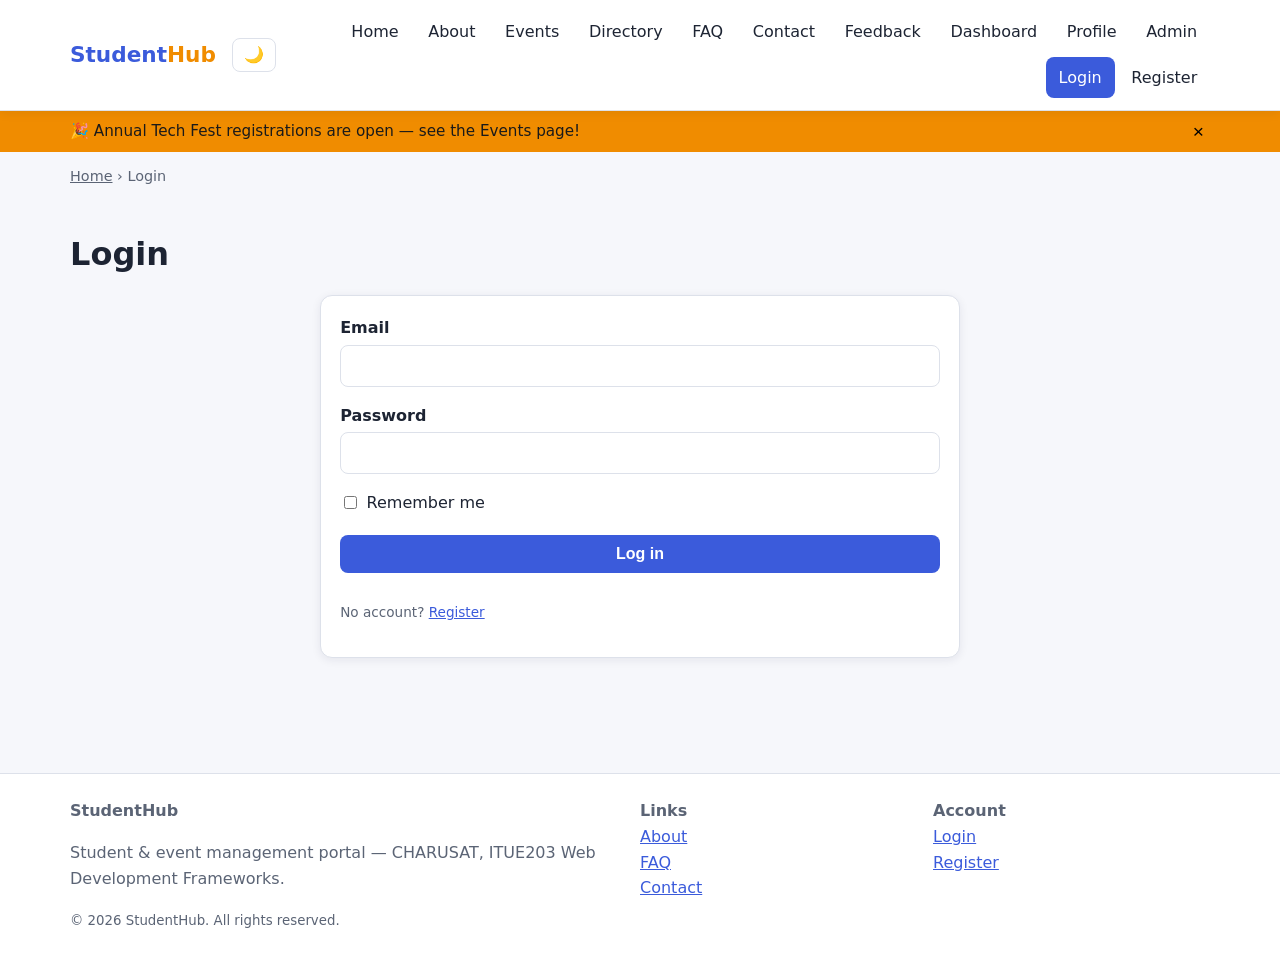
<file: studenthub/static/login.html>
<!DOCTYPE html>
<html lang="en">
<head>
<meta charset="UTF-8">
<meta name="viewport" content="width=device-width, initial-scale=1">
<meta name="description" content="StudentHub - static HTML5 page: Login">
<title>Login | StudentHub</title>
<link rel="stylesheet" href="../assets/css/style.css">
<script>try{var t=localStorage.getItem('sh_theme');if(t)document.documentElement.setAttribute('data-theme',t);}catch(e){}</script>
</head>
<body>
<a class="skip-link" href="#main">Skip to main content</a>
<header class="site-header">
  <div class="container nav-bar">
    <a class="brand" href="index.html">Student<span>Hub</span></a>
    <div class="nav-tools">
      <button class="theme-btn" id="themeToggle" aria-label="Toggle light/dark theme">🌙</button>
      <button class="hamburger" id="hamburger" aria-label="Toggle menu" aria-expanded="false" aria-controls="navMenu">☰</button>
    </div>
    <nav aria-label="Main navigation" style="flex:1 1 auto"><ul class="nav-menu" id="navMenu" style="justify-content:flex-end"><li><a href="index.html">Home</a></li><li><a href="about.html">About</a></li><li><a href="events.html">Events</a></li><li><a href="directory.html">Directory</a></li><li><a href="faq.html">FAQ</a></li><li><a href="contact.html">Contact</a></li><li><a href="feedback.html">Feedback</a></li><li><a href="dashboard.html">Dashboard</a></li><li><a href="profile.html">Profile</a></li><li><a href="admin.html">Admin</a></li><li><a href="login.html" aria-current="page">Login</a></li><li><a href="register.html">Register</a></li></ul></nav>
  </div>
</header>
<div class="banner" id="banner" role="status"><div class="container"><span>🎉 Annual Tech Fest registrations are open — see the Events page!</span><button id="bannerClose" aria-label="Dismiss notification">&times;</button></div></div>
<div class="container"><nav class="breadcrumb" aria-label="Breadcrumb"><a href="index.html">Home</a> › <span>Login</span></nav></div>
<main id="main" class="container">
<h1>Login</h1>
<form class="card form-card demo-form" novalidate data-msg="Static demo: no server here. Use the PHP version (../login.php) for real authentication." data-redirect="dashboard.html">
  <div class="form-grid">
    <div><label for="email">Email</label><input type="email" id="email" name="email" autocomplete="username" required></div>
    <div><label for="password">Password</label><input type="password" id="password" name="password" autocomplete="current-password" required></div>
    <div class="check-row"><label><input type="checkbox" name="remember"> Remember me</label></div>
    <button class="btn" type="submit">Log in</button>
    <p class="hint">No account? <a href="register.html">Register</a></p>
  </div>
</form>
</main>
<footer class="site-footer">
  <div class="container footer-grid">
    <div><strong>StudentHub</strong><p>Student &amp; event management portal — CHARUSAT, ITUE203 Web Development Frameworks.</p></div>
    <div><strong>Links</strong><br><a href="about.html">About</a><br><a href="faq.html">FAQ</a><br><a href="contact.html">Contact</a></div>
    <div><strong>Account</strong><br><a href="login.html">Login</a><br><a href="register.html">Register</a></div>
  </div>
  <div class="container"><small>&copy; 2026 StudentHub. All rights reserved.</small></div>
</footer>
<script src="../assets/js/main.js"></script>
<script src="../assets/js/static.js"></script>
</body>
</html>
</file>
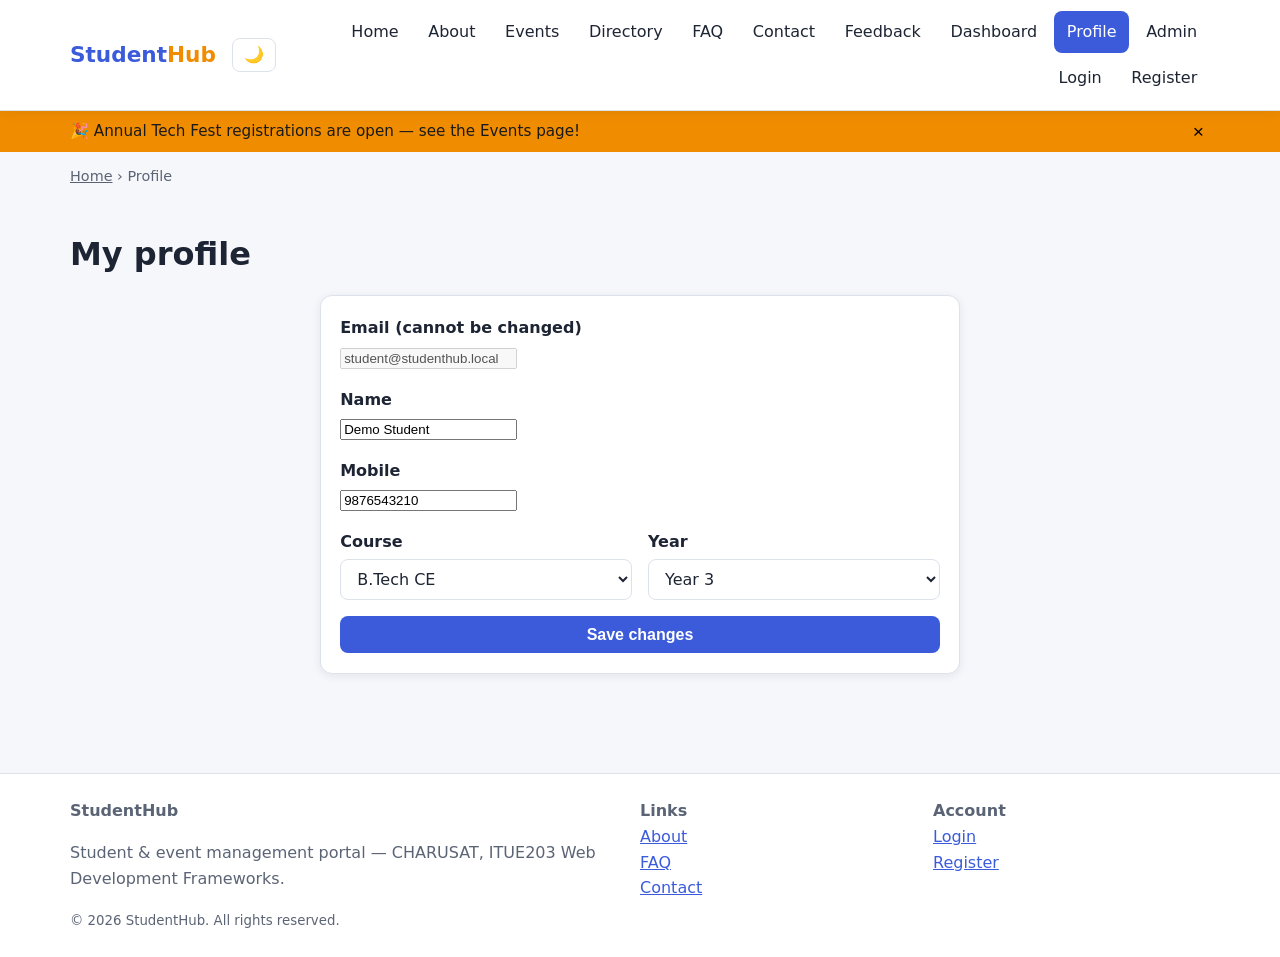
<file: studenthub/static/profile.html>
<!DOCTYPE html>
<html lang="en">
<head>
<meta charset="UTF-8">
<meta name="viewport" content="width=device-width, initial-scale=1">
<meta name="description" content="StudentHub - static HTML5 page: Profile">
<title>Profile | StudentHub</title>
<link rel="stylesheet" href="../assets/css/style.css">
<script>try{var t=localStorage.getItem('sh_theme');if(t)document.documentElement.setAttribute('data-theme',t);}catch(e){}</script>
</head>
<body>
<a class="skip-link" href="#main">Skip to main content</a>
<header class="site-header">
  <div class="container nav-bar">
    <a class="brand" href="index.html">Student<span>Hub</span></a>
    <div class="nav-tools">
      <button class="theme-btn" id="themeToggle" aria-label="Toggle light/dark theme">🌙</button>
      <button class="hamburger" id="hamburger" aria-label="Toggle menu" aria-expanded="false" aria-controls="navMenu">☰</button>
    </div>
    <nav aria-label="Main navigation" style="flex:1 1 auto"><ul class="nav-menu" id="navMenu" style="justify-content:flex-end"><li><a href="index.html">Home</a></li><li><a href="about.html">About</a></li><li><a href="events.html">Events</a></li><li><a href="directory.html">Directory</a></li><li><a href="faq.html">FAQ</a></li><li><a href="contact.html">Contact</a></li><li><a href="feedback.html">Feedback</a></li><li><a href="dashboard.html">Dashboard</a></li><li><a href="profile.html" aria-current="page">Profile</a></li><li><a href="admin.html">Admin</a></li><li><a href="login.html">Login</a></li><li><a href="register.html">Register</a></li></ul></nav>
  </div>
</header>
<div class="banner" id="banner" role="status"><div class="container"><span>🎉 Annual Tech Fest registrations are open — see the Events page!</span><button id="bannerClose" aria-label="Dismiss notification">&times;</button></div></div>
<div class="container"><nav class="breadcrumb" aria-label="Breadcrumb"><a href="index.html">Home</a> › <span>Profile</span></nav></div>
<main id="main" class="container">
<h1>My profile</h1>
<form class="card form-card demo-form" novalidate data-msg="Profile saved (static demo).">
  <div class="form-grid">
    <div><label for="email">Email (cannot be changed)</label><input id="email" value="student@studenthub.local" disabled></div>
    <div><label for="name">Name</label><input id="name" name="name" value="Demo Student" required></div>
    <div><label for="mobile">Mobile</label><input id="mobile" name="mobile" value="9876543210" maxlength="10"></div>
    <div class="form-grid two"><div><label for="course">Course</label><select id="course" name="course"><option selected>B.Tech CE</option><option>B.Tech IT</option><option>MCA</option></select></div>
    <div><label for="year">Year</label><select id="year" name="year"><option>Year 1</option><option>Year 2</option><option selected>Year 3</option><option>Year 4</option></select></div></div>
    <button class="btn" type="submit">Save changes</button>
  </div>
</form>
</main>
<footer class="site-footer">
  <div class="container footer-grid">
    <div><strong>StudentHub</strong><p>Student &amp; event management portal — CHARUSAT, ITUE203 Web Development Frameworks.</p></div>
    <div><strong>Links</strong><br><a href="about.html">About</a><br><a href="faq.html">FAQ</a><br><a href="contact.html">Contact</a></div>
    <div><strong>Account</strong><br><a href="login.html">Login</a><br><a href="register.html">Register</a></div>
  </div>
  <div class="container"><small>&copy; 2026 StudentHub. All rights reserved.</small></div>
</footer>
<script src="../assets/js/main.js"></script>
<script src="../assets/js/static.js"></script>
</body>
</html>
</file>
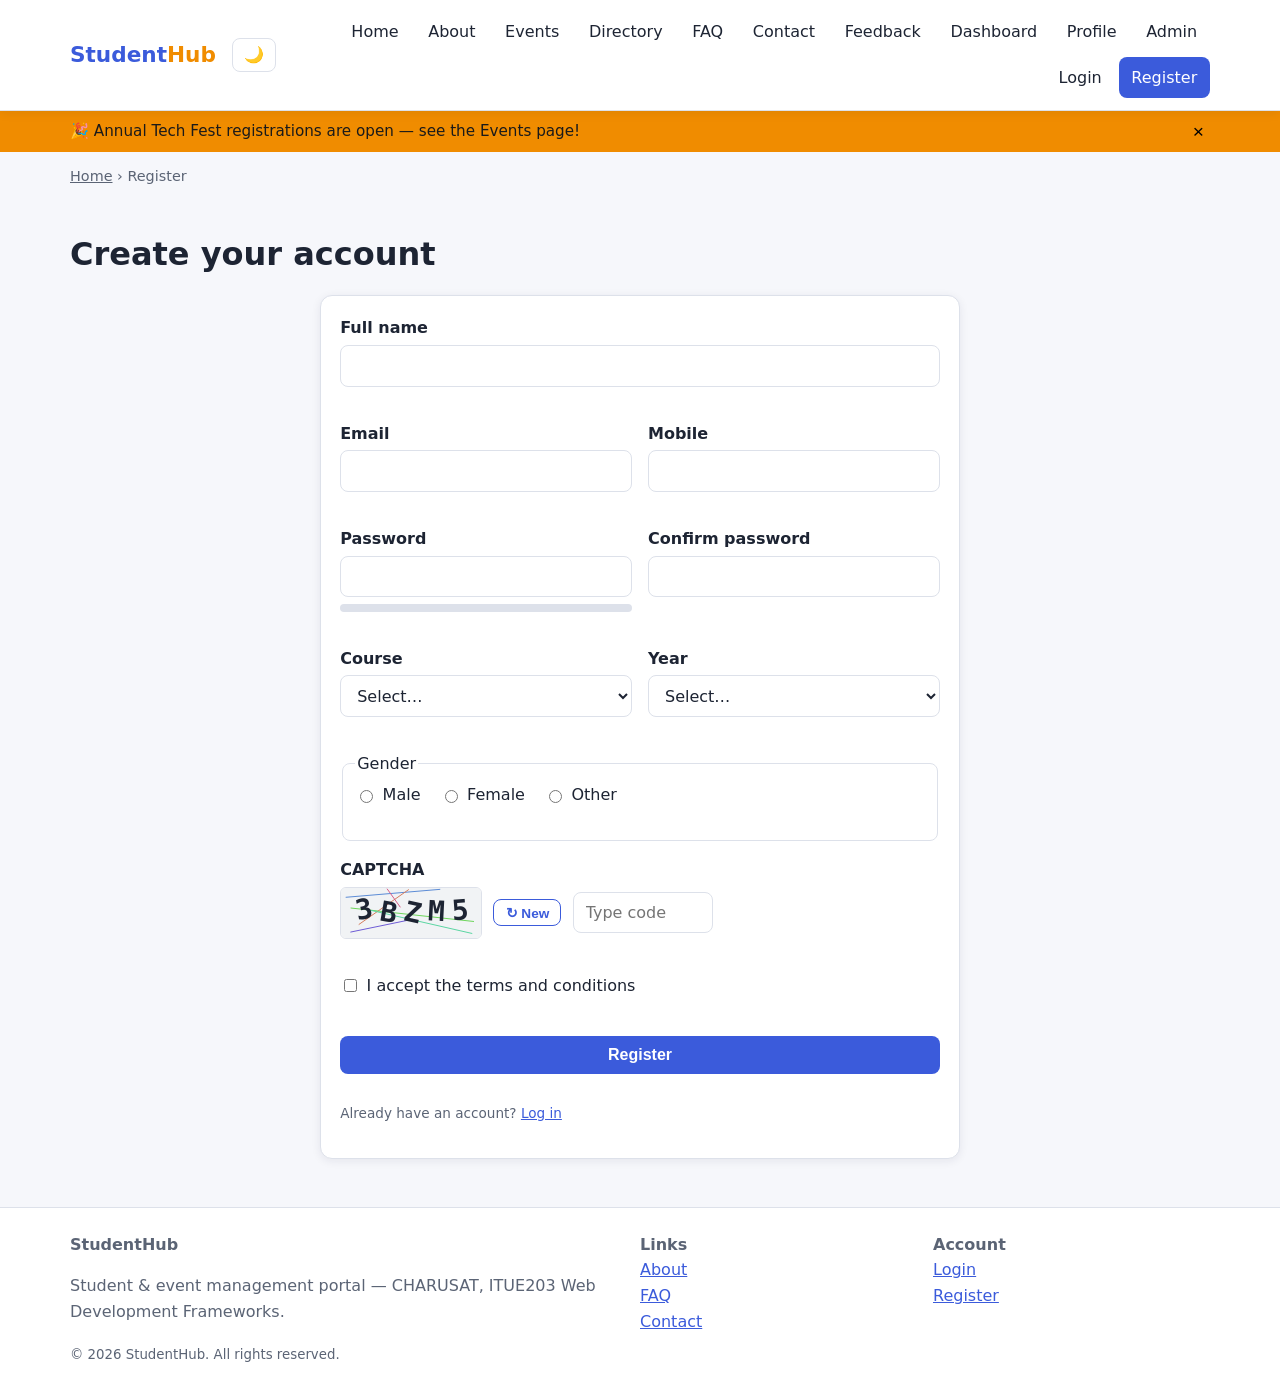
<file: studenthub/static/register.html>
<!DOCTYPE html>
<html lang="en">
<head>
<meta charset="UTF-8">
<meta name="viewport" content="width=device-width, initial-scale=1">
<meta name="description" content="StudentHub - static HTML5 page: Register">
<title>Register | StudentHub</title>
<link rel="stylesheet" href="../assets/css/style.css">
<script>try{var t=localStorage.getItem('sh_theme');if(t)document.documentElement.setAttribute('data-theme',t);}catch(e){}</script>
</head>
<body>
<a class="skip-link" href="#main">Skip to main content</a>
<header class="site-header">
  <div class="container nav-bar">
    <a class="brand" href="index.html">Student<span>Hub</span></a>
    <div class="nav-tools">
      <button class="theme-btn" id="themeToggle" aria-label="Toggle light/dark theme">🌙</button>
      <button class="hamburger" id="hamburger" aria-label="Toggle menu" aria-expanded="false" aria-controls="navMenu">☰</button>
    </div>
    <nav aria-label="Main navigation" style="flex:1 1 auto"><ul class="nav-menu" id="navMenu" style="justify-content:flex-end"><li><a href="index.html">Home</a></li><li><a href="about.html">About</a></li><li><a href="events.html">Events</a></li><li><a href="directory.html">Directory</a></li><li><a href="faq.html">FAQ</a></li><li><a href="contact.html">Contact</a></li><li><a href="feedback.html">Feedback</a></li><li><a href="dashboard.html">Dashboard</a></li><li><a href="profile.html">Profile</a></li><li><a href="admin.html">Admin</a></li><li><a href="login.html">Login</a></li><li><a href="register.html" aria-current="page">Register</a></li></ul></nav>
  </div>
</header>
<div class="banner" id="banner" role="status"><div class="container"><span>🎉 Annual Tech Fest registrations are open — see the Events page!</span><button id="bannerClose" aria-label="Dismiss notification">&times;</button></div></div>
<div class="container"><nav class="breadcrumb" aria-label="Breadcrumb"><a href="index.html">Home</a> › <span>Register</span></nav></div>
<main id="main" class="container">
<h1>Create your account</h1>
<form id="registerForm" class="card form-card" novalidate data-msg="Registration valid (static demo). The PHP version saves it to MySQL." data-redirect="login.html">
  <div class="form-grid">
    <div><label for="name">Full name</label><input type="text" id="name" name="name" autocomplete="name" required><div class="error-msg" id="err-name" aria-live="polite"></div></div>
    <div class="form-grid two">
      <div><label for="email">Email</label><input type="email" id="email" name="email" autocomplete="email" required><div class="error-msg" id="err-email" aria-live="polite"></div></div>
      <div><label for="mobile">Mobile</label><input type="tel" id="mobile" name="mobile" inputmode="numeric" maxlength="10" required><div class="error-msg" id="err-mobile" aria-live="polite"></div></div>
    </div>
    <div class="form-grid two">
      <div><label for="password">Password</label><input type="password" id="password" name="password" autocomplete="new-password" required aria-describedby="strengthLabel"><div class="strength"><div id="strengthBar"></div></div><small class="hint" id="strengthLabel"></small><div class="error-msg" id="err-password" aria-live="polite"></div></div>
      <div><label for="confirm_password">Confirm password</label><input type="password" id="confirm_password" name="confirm_password" autocomplete="new-password" required><div class="error-msg" id="err-confirm_password" aria-live="polite"></div></div>
    </div>
    <div class="form-grid two">
      <div><label for="course">Course</label><select id="course" name="course" required><option value="">Select…</option><option>B.Tech CE</option><option>B.Tech IT</option><option>B.Tech CSE</option><option>B.Tech AIML</option><option>MCA</option><option>BCA</option></select><div class="error-msg" id="err-course" aria-live="polite"></div></div>
      <div><label for="year">Year</label><select id="year" name="year" required><option value="">Select…</option><option value="1">Year 1</option><option value="2">Year 2</option><option value="3">Year 3</option><option value="4">Year 4</option></select><div class="error-msg" id="err-year" aria-live="polite"></div></div>
    </div>
    <fieldset><legend>Gender</legend><div class="radio-row" id="gender"><label><input type="radio" name="gender" value="Male"> Male</label><label><input type="radio" name="gender" value="Female"> Female</label><label><input type="radio" name="gender" value="Other"> Other</label></div><div class="error-msg" id="err-gender" aria-live="polite"></div></fieldset>
    <div><label for="captcha_input">CAPTCHA</label><div class="captcha-row"><canvas id="captcha" width="140" height="50" aria-label="CAPTCHA image"></canvas><button type="button" class="btn secondary small" id="refreshCaptcha">↻ New</button><input type="text" id="captcha_input" autocomplete="off" style="max-width:140px" placeholder="Type code"></div><div class="error-msg" id="err-captcha_input" aria-live="polite"></div></div>
    <div class="check-row"><label><input type="checkbox" id="terms" name="terms" value="1"> I accept the terms and conditions</label><div class="error-msg" id="err-terms" aria-live="polite"></div></div>
    <button class="btn" type="submit">Register</button>
    <p class="hint">Already have an account? <a href="login.html">Log in</a></p>
  </div>
</form>
</main>
<footer class="site-footer">
  <div class="container footer-grid">
    <div><strong>StudentHub</strong><p>Student &amp; event management portal — CHARUSAT, ITUE203 Web Development Frameworks.</p></div>
    <div><strong>Links</strong><br><a href="about.html">About</a><br><a href="faq.html">FAQ</a><br><a href="contact.html">Contact</a></div>
    <div><strong>Account</strong><br><a href="login.html">Login</a><br><a href="register.html">Register</a></div>
  </div>
  <div class="container"><small>&copy; 2026 StudentHub. All rights reserved.</small></div>
</footer>
<script src="../assets/js/main.js"></script>
<script src="../assets/js/validation.js"></script><script src="../assets/js/static.js"></script>
</body>
</html>
</file>
<file: studenthub/assets/css/style.css>
/* StudentHub - Practical 3: Responsive UI (mobile-first, Flexbox + Grid) */
:root {
  --bg: #f6f7fb; --surface: #ffffff; --text: #1d2433; --muted: #5b6475;
  --primary: #3b5bdb; --primary-dark: #2f49b0; --accent: #f08c00;
  --danger: #c92a2a; --success: #2b8a3e; --border: #dde1ea; --radius: 12px;
  --shadow: 0 2px 10px rgba(20, 30, 60, .08);
}
[data-theme="dark"] {
  --bg: #12151c; --surface: #1c212c; --text: #e8ebf2; --muted: #9aa3b5;
  --primary: #748ffc; --primary-dark: #91a7ff; --border: #2d3445; --shadow: 0 2px 10px rgba(0,0,0,.4);
}
* { box-sizing: border-box; }
html { scroll-behavior: smooth; }
body { margin: 0; font-family: "Segoe UI", system-ui, -apple-system, Roboto, sans-serif; background: var(--bg); color: var(--text); line-height: 1.6; transition: background .25s, color .25s; }
a { color: var(--primary); }
img { max-width: 100%; height: auto; }
.container { width: min(1140px, 92%); margin-inline: auto; }
.skip-link { position: absolute; left: -999px; top: 0; background: var(--primary); color: #fff; padding: .6rem 1rem; z-index: 999; }
.skip-link:focus { left: 0; }
:focus-visible { outline: 3px solid var(--accent); outline-offset: 2px; }

/* Header / Nav (Flexbox) */
.site-header { background: var(--surface); border-bottom: 1px solid var(--border); position: sticky; top: 0; z-index: 50; box-shadow: var(--shadow); }
.nav-bar { display: flex; align-items: center; justify-content: space-between; gap: 1rem; padding: .7rem 0; flex-wrap: wrap; }
.brand { font-weight: 800; font-size: 1.35rem; text-decoration: none; color: var(--primary); }
.brand span { color: var(--accent); }
.hamburger { display: inline-flex; background: none; border: 1px solid var(--border); border-radius: 8px; padding: .4rem .7rem; font-size: 1.3rem; cursor: pointer; color: var(--text); }
.nav-menu { display: none; flex-direction: column; width: 100%; list-style: none; margin: 0; padding: 0; gap: .25rem; }
.nav-menu.open { display: flex; }
.nav-menu a { display: block; padding: .5rem .8rem; border-radius: 8px; text-decoration: none; color: var(--text); font-weight: 500; }
.nav-menu a:hover, .nav-menu a[aria-current="page"] { background: var(--primary); color: #fff; }
.theme-btn { background: none; border: 1px solid var(--border); border-radius: 8px; padding: .4rem .7rem; cursor: pointer; color: var(--text); font-size: 1rem; }
.nav-tools { display: flex; gap: .5rem; align-items: center; }
@media (min-width: 900px) {
  .hamburger { display: none; }
  .nav-menu { display: flex; flex-direction: row; width: auto; flex-wrap: wrap; }
  .nav-bar { flex-wrap: nowrap; }
}

.banner { background: var(--accent); color: #1a1a1a; padding: .55rem 0; font-size: .95rem; }
.banner .container { display: flex; justify-content: space-between; align-items: center; gap: 1rem; }
.banner button { background: transparent; border: 0; font-size: 1.2rem; cursor: pointer; }
.breadcrumb { font-size: .9rem; color: var(--muted); padding: .8rem 0 0; }
.breadcrumb a { color: var(--muted); }

main { padding: 1.5rem 0 3rem; min-height: 65vh; }
h1, h2, h3 { line-height: 1.25; }
.lead { color: var(--muted); font-size: 1.1rem; }

/* Hero */
.hero { display: grid; gap: 2rem; padding: 2.5rem 0; align-items: center; }
.hero h1 { font-size: clamp(2rem, 5vw, 3.2rem); margin: 0 0 .5rem; }
.hero-card { background: linear-gradient(135deg, var(--primary), #7048e8); color: #fff; border-radius: var(--radius); padding: 2rem; box-shadow: var(--shadow); }
@media (min-width: 800px) { .hero { grid-template-columns: 1.2fr 1fr; } }

/* Grid cards */
.grid { display: grid; gap: 1.2rem; grid-template-columns: 1fr; }
@media (min-width: 600px) { .grid.cols-2, .grid.cols-3, .grid.cols-4 { grid-template-columns: repeat(2, 1fr); } }
@media (min-width: 1000px) { .grid.cols-3 { grid-template-columns: repeat(3, 1fr); } .grid.cols-4 { grid-template-columns: repeat(4, 1fr); } }
.card { background: var(--surface); border: 1px solid var(--border); border-radius: var(--radius); padding: 1.2rem; box-shadow: var(--shadow); transition: transform .2s, box-shadow .2s; }
.card:hover { transform: translateY(-3px); box-shadow: 0 8px 22px rgba(20,30,60,.14); }
.card h3 { margin-top: 0; }
.card img.poster { width: 100%; height: 160px; object-fit: cover; border-radius: 8px; margin-bottom: .6rem; }
.stat { text-align: center; }
.stat .num { font-size: 2.4rem; font-weight: 800; color: var(--primary); }
.badge { display: inline-block; padding: .15rem .6rem; border-radius: 99px; font-size: .78rem; font-weight: 600; background: var(--border); color: var(--text); }
.badge.open, .badge.active { background: #d3f9d8; color: #1b6d2f; }
.badge.closed, .badge.inactive, .badge.deleted { background: #ffe3e3; color: #a61e1e; }
.badge.admin { background: #e5dbff; color: #5f3dc4; }

/* Buttons */
.btn { display: inline-block; background: var(--primary); color: #fff; border: 0; padding: .6rem 1.2rem; border-radius: 8px; font-size: 1rem; font-weight: 600; cursor: pointer; text-decoration: none; transition: background .2s, transform .15s; }
.btn:hover { background: var(--primary-dark); transform: translateY(-1px); }
.btn.secondary { background: transparent; color: var(--primary); border: 1px solid var(--primary); }
.btn.danger { background: var(--danger); }
.btn.small { padding: .3rem .7rem; font-size: .85rem; }

/* Forms */
.form-card { max-width: 640px; margin-inline: auto; }
.form-grid { display: grid; gap: 1rem; }
@media (min-width: 600px) { .form-grid.two { grid-template-columns: 1fr 1fr; } }
label { display: block; font-weight: 600; margin-bottom: .25rem; }
input[type=text], input[type=email], input[type=tel], input[type=password], input[type=date], input[type=search], input[type=number], select, textarea, input[type=file] {
  width: 100%; padding: .6rem .75rem; border: 1px solid var(--border); border-radius: 8px; background: var(--surface); color: var(--text); font: inherit;
}
input.invalid, select.invalid, textarea.invalid { border-color: var(--danger); }
input.valid { border-color: var(--success); }
.error-msg { color: var(--danger); font-size: .85rem; min-height: 1.1em; margin-top: .2rem; }
.hint { color: var(--muted); font-size: .85rem; }
fieldset { border: 1px solid var(--border); border-radius: 8px; }
.radio-row { display: flex; gap: 1.2rem; flex-wrap: wrap; }
.radio-row label, .check-row label { font-weight: 400; display: inline-flex; align-items: center; gap: .4rem; }
.strength { height: 8px; background: var(--border); border-radius: 99px; overflow: hidden; margin-top: .4rem; }
.strength > div { height: 100%; width: 0; transition: width .3s, background .3s; }
.captcha-row { display: flex; align-items: center; gap: .7rem; flex-wrap: wrap; }
canvas#captcha { border: 1px solid var(--border); border-radius: 6px; background: #fff; }

/* Alerts */
.alert { padding: .8rem 1rem; border-radius: 8px; margin-bottom: 1rem; border: 1px solid; }
.alert.success { background: #ebfbee; border-color: #8ce99a; color: #1b6d2f; }
.alert.error { background: #fff5f5; border-color: #ffa8a8; color: #a61e1e; }
.alert.info { background: #e7f5ff; border-color: #74c0fc; color: #1864ab; }
[data-theme="dark"] .alert.success { background: #15321c; } [data-theme="dark"] .alert.error { background: #3a1818; } [data-theme="dark"] .alert.info { background: #14283a; }

/* Tables */
.table-wrap { overflow-x: auto; background: var(--surface); border: 1px solid var(--border); border-radius: var(--radius); }
table { width: 100%; border-collapse: collapse; min-width: 640px; }
th, td { padding: .65rem .8rem; text-align: left; border-bottom: 1px solid var(--border); }
th { background: rgba(59,91,219,.08); font-size: .9rem; }
.toolbar { display: flex; flex-wrap: wrap; gap: .8rem; margin: 1rem 0; align-items: flex-end; }
.toolbar > * { flex: 1 1 160px; }
.toolbar .btn { flex: 0 0 auto; height: 2.6rem; display: inline-flex; align-items: center; }
.toolbar label { margin-bottom: .25rem; line-height: 1.3; }
/* identical control height so Search / Category / Sort line up */
input[type=text], input[type=email], input[type=tel], input[type=password], input[type=date], input[type=search], input[type=number], select { height: 2.6rem; }
input[type=search] { -webkit-appearance: none; appearance: none; }
select { appearance: auto; }
.pagination { display: flex; gap: .4rem; flex-wrap: wrap; margin-top: 1rem; }
.pagination a, .pagination button { padding: .35rem .7rem; border: 1px solid var(--border); border-radius: 6px; background: var(--surface); color: var(--text); text-decoration: none; cursor: pointer; }
.pagination .current { background: var(--primary); color: #fff; border-color: var(--primary); }

/* Accordion (FAQ) */
.faq-item { border: 1px solid var(--border); border-radius: 10px; margin-bottom: .7rem; background: var(--surface); overflow: hidden; }
.faq-q { width: 100%; text-align: left; background: none; border: 0; padding: 1rem; font-size: 1.05rem; font-weight: 600; cursor: pointer; color: var(--text); display: flex; justify-content: space-between; }
.faq-a { max-height: 0; overflow: hidden; padding: 0 1rem; transition: max-height .3s ease, padding .3s; color: var(--muted); }
.faq-item.open .faq-a { max-height: 300px; padding: 0 1rem 1rem; }

/* Modal */
.modal-backdrop { position: fixed; inset: 0; background: rgba(0,0,0,.55); display: none; align-items: center; justify-content: center; z-index: 100; padding: 1rem; }
.modal-backdrop.open { display: flex; }
.modal { background: var(--surface); border-radius: var(--radius); padding: 1.5rem; max-width: 480px; width: 100%; }

/* Slider */
.slider { position: relative; overflow: hidden; border-radius: var(--radius); }
.slides { display: flex; transition: transform .5s ease; }
.slide { min-width: 100%; padding: 2.5rem 1.5rem; color: #fff; text-align: center; }
.slide:nth-child(1) { background: linear-gradient(135deg, #3b5bdb, #5f3dc4); }
.slide:nth-child(2) { background: linear-gradient(135deg, #0b7285, #2b8a3e); }
.slide:nth-child(3) { background: linear-gradient(135deg, #e8590c, #c92a2a); }
.slider-btn { position: absolute; top: 50%; transform: translateY(-50%); background: rgba(0,0,0,.4); color: #fff; border: 0; width: 38px; height: 38px; border-radius: 50%; cursor: pointer; }
.slider-btn.prev { left: 10px; } .slider-btn.next { right: 10px; }

.site-footer { background: var(--surface); border-top: 1px solid var(--border); padding: 1.5rem 0; color: var(--muted); }
.footer-grid { display: grid; gap: 1rem; }
@media (min-width: 700px) { .footer-grid { grid-template-columns: 2fr 1fr 1fr; } }
.loading { text-align: center; padding: 2rem; color: var(--muted); }
.two-col { display: grid; gap: 1.5rem; } @media (min-width: 900px) { .two-col { grid-template-columns: 220px 1fr; } }
.side-menu { list-style: none; padding: 0; margin: 0; } .side-menu a { display: block; padding: .55rem .8rem; border-radius: 8px; text-decoration: none; color: var(--text); } .side-menu a:hover, .side-menu a.active { background: var(--primary); color: #fff; }
.bar-chart { display: flex; align-items: flex-end; gap: .5rem; height: 180px; padding-top: 1rem; }
.bar-chart .bar { flex: 1; background: var(--primary); border-radius: 6px 6px 0 0; position: relative; min-height: 4px; }
.bar-chart .bar span { position: absolute; top: -1.3rem; left: 0; right: 0; text-align: center; font-size: .8rem; }
.bar-chart .bar small { position: absolute; bottom: -1.4rem; left: 0; right: 0; text-align: center; font-size: .75rem; color: var(--muted); }
@media print { .site-header, .site-footer, .toolbar, .banner { display: none; } }
</file>
